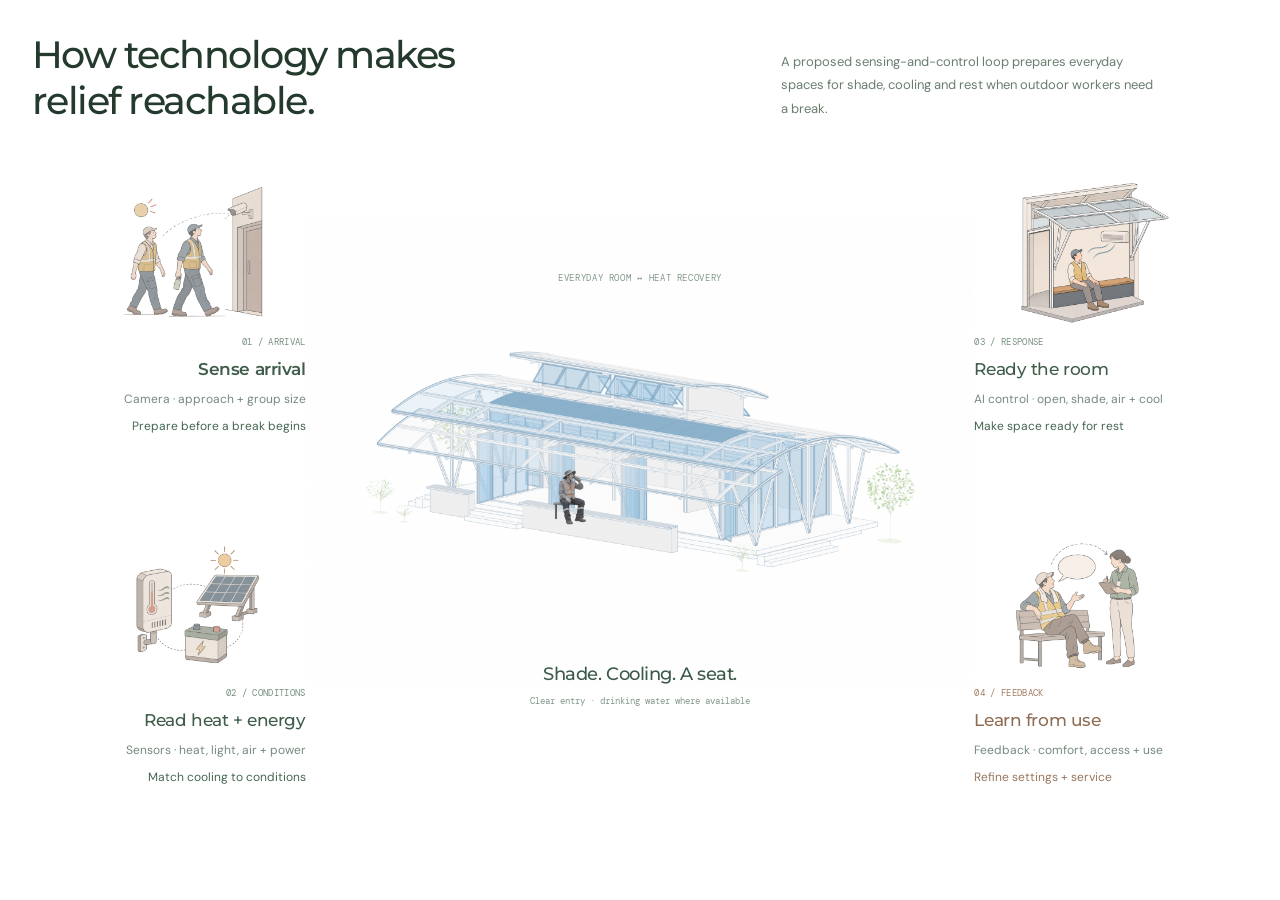
<file: architecture.html>
<!doctype html><html lang="en"><head><meta charset="utf-8"><meta name="viewport" content="width=device-width,initial-scale=1"><title>Technology to Service | CoolingPoint Peak Solar Relief</title><link rel="stylesheet" href="styles.css"><link rel="stylesheet" href="theme-overrides.css?v=brand-plain-20261104"><link rel="stylesheet" href="service-architecture.css?v=logic-20261105"><link rel="stylesheet" href="service-method.css?v=illustrated-20261105"><style>body{background:#fff!important}.concept-export{max-width:1280px;margin:0 auto;padding:32px}.concept-export .concept-flow{margin:0;border:0;padding:0}.concept-export .concept-footer{display:none}@media(max-width:600px){.concept-export{padding:24px 20px}}</style></head><body><main class="concept-export">      <section class="service-architecture concept-flow service-method" id="architecture" aria-labelledby="architecture-title" data-selected="02">
        <div class="concept-heading"><div><h2 id="architecture-title"><span data-en>How technology makes<br>relief reachable.</span><span data-zh>让技术把休息服务<br>带到需要的人身边。</span></h2></div><p><span data-en>A proposed sensing-and-control loop prepares everyday spaces for shade, cooling and rest when outdoor workers need a break.</span><span data-zh>通过拟议的感知与控制闭环，在户外工作者需要休息时，让日常空间提供遮阳、降温与休息服务。</span></p></div>
        <div class="concept-stage concept-stage-method" role="group" aria-label="Proposed technology-to-service loop: sense arrival, read conditions, prepare space and learn from use">
          <div class="concept-core"><span class="concept-core-label"><span data-en>EVERYDAY ROOM ↔ HEAT RECOVERY</span><span data-zh>日常空间 ↔ 热恢复服务</span></span><svg class="concept-house" viewBox="100 350 2000 1000" role="img" aria-label="Existing solar-house axonometric with open doors and a seated worker, illustrating accessible shade, cooling and rest"><image href="assets/shading-open.png" x="0" y="0" width="2200" height="1550"/><image class="concept-person" href="assets/entourage-worker-seated.png" x="805" y="830" width="130" height="195"/></svg><div class="concept-match"><span><span data-en>Shade. Cooling. A seat.</span><span data-zh>遮阳、降温与休息座位。</span></span><small><span data-en>Clear entry · drinking water where available</span><span data-zh>清晰的进入指引 · 饮水设施依场地配置</span></small></div></div>
          <button type="button" class="concept-node concept-node-02 concept-technical" data-concept-node="02" aria-pressed="true"><img class="concept-step-illustration" src="assets/service-steps/arrival-v1.png" width="1536" height="1024" alt="" aria-hidden="true" decoding="async"><span class="concept-node-meta"><span data-en>01 / ARRIVAL</span><span data-zh>01 / 到达</span></span><strong><span data-en>Sense arrival</span><span data-zh>感知人员到达</span></strong><span class="concept-node-sub"><span data-en>Camera · approach + group size</span><span data-zh>摄像头 · 人员接近与人数</span></span><span class="concept-node-outcome"><span data-en>Prepare before a break begins</span><span data-zh>为即将到来的休息提前准备</span></span></button>
          <button type="button" class="concept-node concept-node-03 concept-technical" data-concept-node="03" aria-pressed="false"><img class="concept-step-illustration" src="assets/service-steps/conditions-v1.png" width="1536" height="1024" alt="" aria-hidden="true" decoding="async"><span class="concept-node-meta"><span data-en>02 / CONDITIONS</span><span data-zh>02 / 状态</span></span><strong><span data-en>Read heat + energy</span><span data-zh>读取热环境与能源</span></strong><span class="concept-node-sub"><span data-en>Sensors · heat, light, air + power</span><span data-zh>传感器 · 热、光、空气与电力</span></span><span class="concept-node-outcome"><span data-en>Match cooling to conditions</span><span data-zh>让降温响应匹配现场条件</span></span></button>
          <button type="button" class="concept-node concept-node-04 concept-technical" data-concept-node="04" aria-pressed="false"><img class="concept-step-illustration" src="assets/service-steps/response-v3-no-door.png" width="1536" height="1024" alt="" aria-hidden="true" decoding="async"><span class="concept-node-meta"><span data-en>03 / RESPONSE</span><span data-zh>03 / 响应</span></span><strong><span data-en>Ready the room</span><span data-zh>准备可用空间</span></strong><span class="concept-node-sub"><span data-en>AI control · open, shade, air + cool</span><span data-zh>AI 控制 · 开合、遮阳、通风与制冷</span></span><span class="concept-node-outcome"><span data-en>Make space ready for rest</span><span data-zh>让空间能够进入、停留与休息</span></span></button>
          <button type="button" class="concept-node concept-node-06 concept-human" data-concept-node="06" aria-pressed="false"><img class="concept-step-illustration" src="assets/service-steps/feedback-v1.png" width="1536" height="1024" alt="" aria-hidden="true" decoding="async"><span class="concept-node-meta"><span data-en>04 / FEEDBACK</span><span data-zh>04 / 反馈</span></span><strong><span data-en>Learn from use</span><span data-zh>从使用中改进</span></strong><span class="concept-node-sub"><span data-en>Feedback · comfort, access + use</span><span data-zh>体验反馈 · 舒适度、可及性与使用</span></span><span class="concept-node-outcome"><span data-en>Refine settings + service</span><span data-zh>持续改进控制设置与服务</span></span></button>
        </div>
        <div class="concept-footer"><div class="concept-legend"><span class="concept-legend-tech"><span data-en>Sensing + spatial response</span><span data-zh>感知与空间响应</span></span><span class="concept-legend-human"><span data-en>Experience + improvement</span><span data-zh>体验与改进</span></span></div><p><span data-en>Proposed service method</span><span data-zh>拟议服务实现方法</span> <a href="architecture.html" target="_blank" rel="noopener"><span data-en>Open diagram ↗</span><span data-zh>单独查看 ↗</span></a> · <a href="technical-architecture.html" target="_blank" rel="noopener"><span data-en>Technical detail ↗</span><span data-zh>技术详情 ↗</span></a></p></div>
      </section></main><script>if(new URLSearchParams(location.search).get('lang')==='zh'){document.body.classList.add('zh');document.documentElement.lang='zh-CN'}</script><script src="service-architecture.js?v=merged-20261105"></script></body></html>
</file>
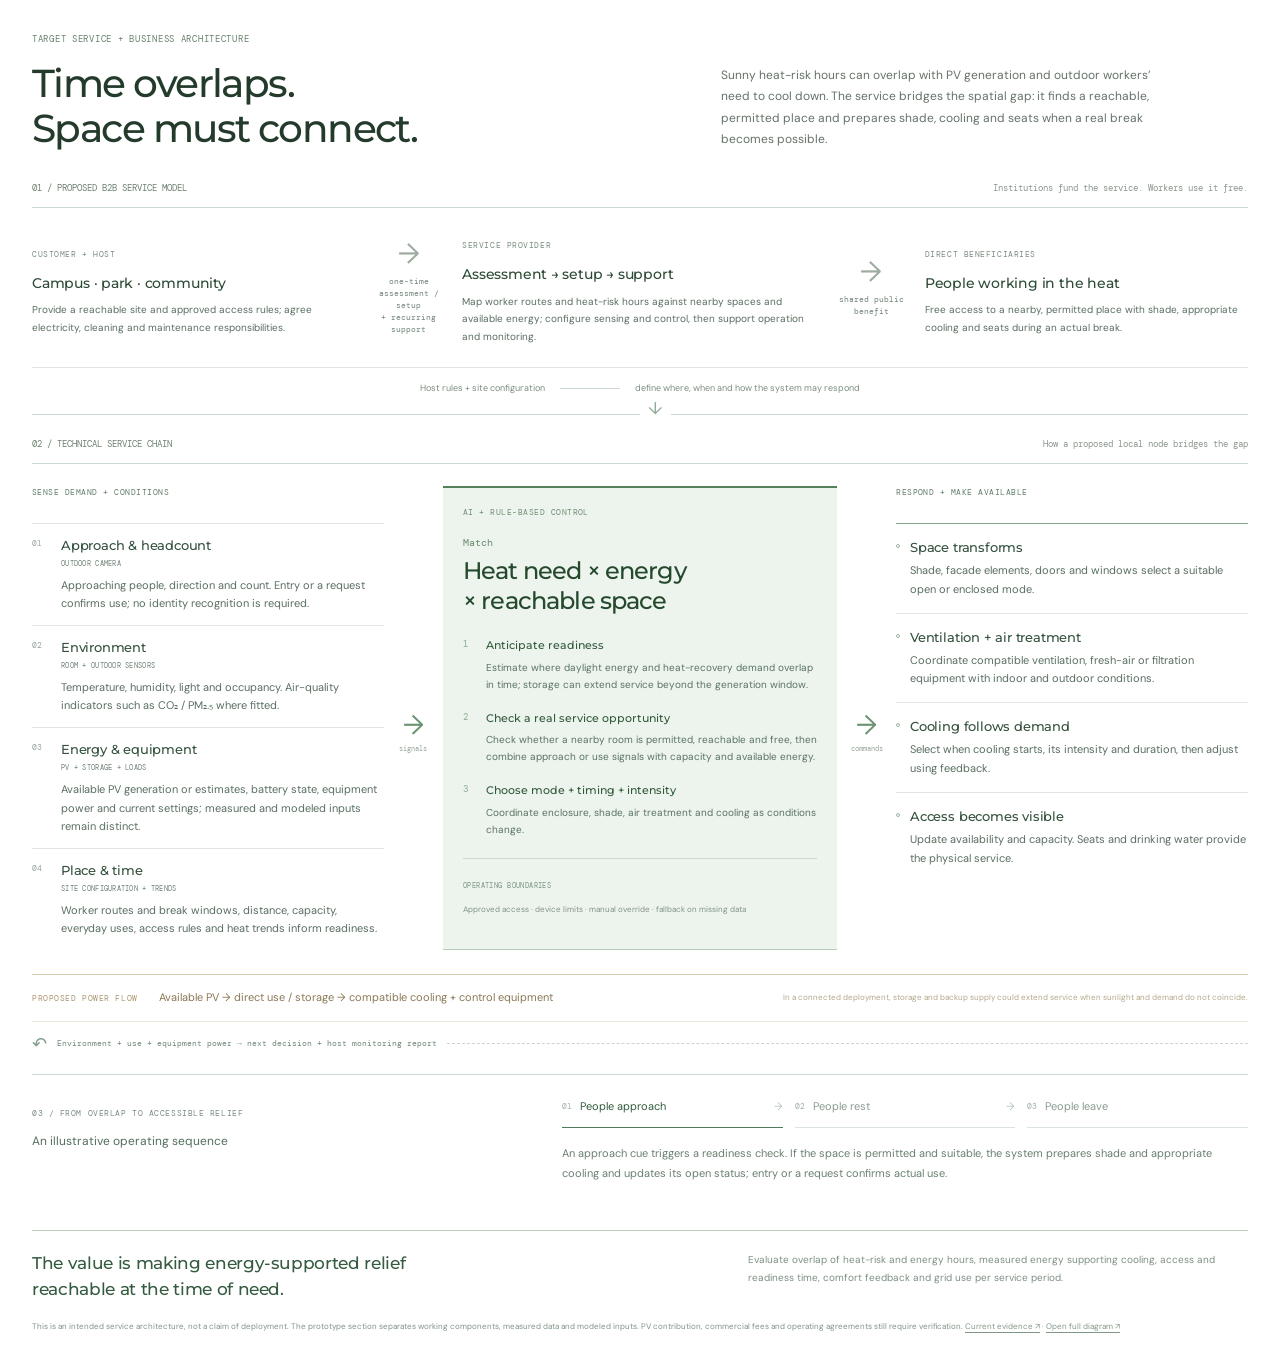
<file: technical-architecture.html>
<!doctype html><html lang="en"><head><meta charset="utf-8"><meta name="viewport" content="width=device-width,initial-scale=1"><title>Service + Technical Architecture | CoolingPoint Peak Solar Relief</title><link rel="stylesheet" href="styles.css"><link rel="stylesheet" href="theme-overrides.css?v=hero-photo-20261103"><link rel="stylesheet" href="technical-architecture.css?v=20261104"><style>body{background:#fff!important}.arch-export{max-width:1280px;margin:0 auto;padding:32px}.arch-export .service-architecture{margin:0;border:0;padding:0}@media(max-width:600px){.arch-export{padding:24px 20px}}</style></head><body><main class="arch-export">      <section class="service-architecture" id="architecture" aria-labelledby="architecture-title" data-scenario="approach">
        <div class="arch-heading"><div><p class="arch-kicker"><span data-en>TARGET SERVICE + BUSINESS ARCHITECTURE</span><span data-zh>目标服务与商业架构</span></p><h3 id="architecture-title"><span data-en>Time overlaps.<br>Space must connect.</span><span data-zh>时间相遇，<br>空间需要连接。</span></h3></div><p><span data-en>Sunny heat-risk hours can overlap with PV generation and outdoor workers’ need to cool down. The service bridges the spatial gap: it finds a reachable, permitted place and prepares shade, cooling and seats when a real break becomes possible.</span><span data-zh>高温的日间时段可能同时出现光伏发电与户外工作者的降温需求。服务通过可进入、可抵达的空间弥合空间错位，在真实休息机会出现时准备遮阳、降温与座位。</span></p></div>
        <div class="arch-business-label"><span><span data-en>01 / PROPOSED B2B SERVICE MODEL</span><span data-zh>01／拟议的机构采购服务模式</span></span><span><span data-en>Institutions fund the service. Workers use it free.</span><span data-zh>机构承担服务费用，工人免费使用。</span></span></div>
        <div class="arch-business">
          <article><span class="arch-small-label"><span data-en>CUSTOMER + HOST</span><span data-zh>采购机构与场地方</span></span><h4><span data-en>Campus · park · community</span><span data-zh>校园、园区与社区</span></h4><p><span data-en>Provide a reachable site and approved access rules; agree electricity, cleaning and maintenance responsibilities.</span><span data-zh>提供可抵达的场地与获准的进入规则，落实电费、清洁及维护责任。</span></p></article>
          <div class="arch-business-arrow" aria-hidden="true"><span>→</span><small><span data-en>one-time assessment / setup<br>+ recurring support</span><span data-zh>一次评估／部署费<br>＋持续支持费</span></small></div>
          <article><span class="arch-small-label"><span data-en>SERVICE PROVIDER</span><span data-zh>服务提供方</span></span><h4><span data-en>Assessment → setup → support</span><span data-zh>评估 → 部署 → 持续支持</span></h4><p><span data-en>Map worker routes and heat-risk hours against nearby spaces and available energy; configure sensing and control, then support operation and monitoring.</span><span data-zh>将工人路线、高温时段与附近空间及可用能源对应；配置感知与控制，持续支持运营和监测。</span></p></article>
          <div class="arch-business-arrow" aria-hidden="true"><span>→</span><small><span data-en>shared public benefit</span><span data-zh>共享公共福利</span></small></div>
          <article><span class="arch-small-label"><span data-en>DIRECT BENEFICIARIES</span><span data-zh>直接受益者</span></span><h4><span data-en>People working in the heat</span><span data-zh>高温中的户外工作者</span></h4><p><span data-en>Free access to a nearby, permitted place with shade, appropriate cooling and seats during an actual break.</span><span data-zh>在真实休息机会出现时，免费进入附近获准开放、有遮阳、适宜降温和座位的空间。</span></p></article>
        </div>
        <div class="arch-governance"><span><span data-en>Host rules + site configuration</span><span data-zh>场地方规则与场地配置</span></span><i aria-hidden="true"></i><span><span data-en>define where, when and how the system may respond</span><span data-zh>确定系统可以在哪里、何时、以何种方式响应</span></span><b aria-hidden="true">↓</b></div>

        <div class="arch-tech-label"><span><span data-en>02 / TECHNICAL SERVICE CHAIN</span><span data-zh>02／技术服务链路</span></span><span><span data-en>How a proposed local node bridges the gap</span><span data-zh>拟议的本地节点如何弥合错位</span></span></div>
        <div class="arch-engine">
          <div class="arch-inputs"><p class="arch-col-label"><span data-en>SENSE DEMAND + CONDITIONS</span><span data-zh>感知需求与现场条件</span></p><article class="arch-input"><span class="arch-mini-index">01</span><div><h4><span data-en>Approach &amp; headcount</span><span data-zh>场外靠近与人数</span></h4><small><span data-en>OUTDOOR CAMERA</span><span data-zh>室外摄像头</span></small><p><span data-en>Approaching people, direction and count. Entry or a request confirms use; no identity recognition is required.</span><span data-zh>检测是否有人靠近、接近方向及人数；进入或使用请求确认需求，无需身份识别。</span></p></div></article><article class="arch-input"><span class="arch-mini-index">02</span><div><h4><span data-en>Environment</span><span data-zh>室内外环境</span></h4><small><span data-en>ROOM + OUTDOOR SENSORS</span><span data-zh>室内外传感器</span></small><p><span data-en>Temperature, humidity, light and occupancy. Air-quality indicators such as CO₂ / PM₂.₅ where fitted.</span><span data-zh>温度、湿度、光照与人员存在；按设备配置接入 CO₂／PM₂.₅ 等空气质量指标。</span></p></div></article><article class="arch-input"><span class="arch-mini-index">03</span><div><h4><span data-en>Energy &amp; equipment</span><span data-zh>能源与设备状态</span></h4><small><span data-en>PV + STORAGE + LOADS</span><span data-zh>光伏、储能与负荷</span></small><p><span data-en>Available PV generation or estimates, battery state, equipment power and current settings; measured and modeled inputs remain distinct.</span><span data-zh>可用光伏发电数据或估算、储能状态、设备功率及当前设置；实测与模拟输入分别标识。</span></p></div></article><article class="arch-input"><span class="arch-mini-index">04</span><div><h4><span data-en>Place &amp; time</span><span data-zh>空间与时间条件</span></h4><small><span data-en>SITE CONFIGURATION + TRENDS</span><span data-zh>场地配置与变化趋势</span></small><p><span data-en>Worker routes and break windows, distance, capacity, everyday uses, access rules and heat trends inform readiness.</span><span data-zh>工人路线与休息时段、距离、容量、日常用途、进入规则及热环境变化，共同决定服务准备条件。</span></p></div></article></div>
          <div class="arch-signal-arrow" aria-hidden="true"><span>→</span><small><span data-en>signals</span><span data-zh>感知信号</span></small></div>
          <div class="arch-decision"><p class="arch-col-label"><span data-en>AI + RULE-BASED CONTROL</span><span data-zh>AI 与规则控制协同</span></p><div class="arch-decision-title"><span><span data-en>Match</span><span data-zh>匹配</span></span><strong><span data-en>Heat need × energy<br>× reachable space</span><span data-zh>热需求 × 能源<br>× 可达空间</span></strong></div>
            <ol><li><span>1</span><div><h4><span data-en>Anticipate readiness</span><span data-zh>预测服务准备时机</span></h4><p><span data-en>Estimate where daylight energy and heat-recovery demand overlap in time; storage can extend service beyond the generation window.</span><span data-zh>估计日间能源与热恢复需求在时间上的重叠；储能可将服务延伸至发电时段之外。</span></p></div></li><li><span>2</span><div><h4><span data-en>Check a real service opportunity</span><span data-zh>判断当下服务条件</span></h4><p><span data-en>Check whether a nearby room is permitted, reachable and free, then combine approach or use signals with capacity and available energy.</span><span data-zh>检查附近空间是否获准开放、可抵达且可用，再将靠近或使用信号与容量及可用能源共同判断。</span></p></div></li><li><span>3</span><div><h4><span data-en>Choose mode + timing + intensity</span><span data-zh>选择模式、时机与强度</span></h4><p><span data-en>Coordinate enclosure, shade, air treatment and cooling as conditions change.</span><span data-zh>随条件变化，协调围合、遮阳、空气处理和制冷运行。</span></p></div></li></ol>
            <div class="arch-guard"><span><span data-en>OPERATING BOUNDARIES</span><span data-zh>运行边界</span></span><p><span data-en>Approved access · device limits · manual override · fallback on missing data</span><span data-zh>获准进入规则 · 设备限值 · 人工接管 · 数据缺失时回退</span></p></div>
          </div>
          <div class="arch-signal-arrow" aria-hidden="true"><span>→</span><small><span data-en>commands</span><span data-zh>控制指令</span></small></div>
          <div class="arch-outputs"><p class="arch-col-label"><span data-en>RESPOND + MAKE AVAILABLE</span><span data-zh>空间响应与服务可用</span></p><article class="arch-output arch-output-space"><span class="arch-output-dot" aria-hidden="true"></span><h4><span data-en>Space transforms</span><span data-zh>空间形态转换</span></h4><p><span data-en>Shade, facade elements, doors and windows select a suitable open or enclosed mode.</span><span data-zh>调节遮阳、立面构件及门窗，选择适合的开放或围合模式。</span></p></article><article class="arch-output arch-output-air"><span class="arch-output-dot" aria-hidden="true"></span><h4><span data-en>Ventilation + air treatment</span><span data-zh>通风与空气处理</span></h4><p><span data-en>Coordinate compatible ventilation, fresh-air or filtration equipment with indoor and outdoor conditions.</span><span data-zh>结合室内外条件，协调适配的通风、新风或过滤设备。</span></p></article><article class="arch-output arch-output-cool"><span class="arch-output-dot" aria-hidden="true"></span><h4><span data-en>Cooling follows demand</span><span data-zh>制冷按需求运行</span></h4><p><span data-en>Select when cooling starts, its intensity and duration, then adjust using feedback.</span><span data-zh>决定制冷何时启动、运行强度及持续时间，并根据反馈调整。</span></p></article><article class="arch-output arch-output-access"><span class="arch-output-dot" aria-hidden="true"></span><h4><span data-en>Access becomes visible</span><span data-zh>开放状态清晰可见</span></h4><p><span data-en>Update availability and capacity. Seats and drinking water provide the physical service.</span><span data-zh>更新开放状态与容量信息；座椅和饮水设施承接实际休息服务。</span></p></article></div>
        </div>
        <div class="arch-energy"><span class="arch-energy-label"><span data-en>PROPOSED POWER FLOW</span><span data-zh>拟议供能链路</span></span><strong><span data-en>Available PV → direct use / storage → compatible cooling + control equipment</span><span data-zh>可用光伏 → 直接使用／储能 → 适配的降温与控制设备</span></strong><span><span data-en>In a connected deployment, storage and backup supply could extend service when sunlight and demand do not coincide.</span><span data-zh>在完成接入的部署场地，储能和备用供电可在日照与需求不重叠时延伸服务时段。</span></span></div>
        <div class="arch-feedback"><span aria-hidden="true">↶</span><p><span data-en>Environment + use + equipment power → next decision + host monitoring report</span><span data-zh>环境、使用及设备功率记录 → 下一轮决策与机构监测报告</span></p><i aria-hidden="true"></i></div>

        <div class="arch-timing"><div class="arch-timing-heading"><span class="arch-small-label"><span data-en>03 / FROM OVERLAP TO ACCESSIBLE RELIEF</span><span data-zh>03／从时间重叠到可抵达的服务</span></span><p><span data-en>An illustrative operating sequence</span><span data-zh>运行逻辑示意</span></p></div><div class="arch-scenario-buttons" role="group" aria-label="Illustrative service timing"><button type="button" data-arch-scenario="approach" aria-pressed="true"><span>01</span><span data-en>People approach</span><span data-zh>有人靠近</span><span aria-hidden="true">→</span></button><button type="button" data-arch-scenario="use" aria-pressed="false"><span>02</span><span data-en>People rest</span><span data-zh>进入休息</span><span aria-hidden="true">→</span></button><button type="button" data-arch-scenario="leave" aria-pressed="false"><span>03</span><span data-en>People leave</span><span data-zh>人员离开</span></button></div><p id="arch-scenario-copy" class="arch-scenario-copy" role="status"><span data-en>An approach cue triggers a readiness check. If the space is permitted and suitable, the system prepares shade and appropriate cooling and updates its open status; entry or a request confirms actual use.</span><span data-zh>靠近信号触发服务准备判断；当空间获准开放且条件适宜时，系统准备遮阳和适当降温，并更新开放状态；再由进入或使用请求确认实际使用。</span></p></div>
        <div class="arch-value"><strong><span data-en>The value is making energy-supported relief reachable at the time of need.</span><span data-zh>价值在于：让能源支持的热恢复服务，在需要时真正可抵达。</span></strong><p><span data-en>Evaluate overlap of heat-risk and energy hours, measured energy supporting cooling, access and readiness time, comfort feedback and grid use per service period.</span><span data-zh>评估高温需求与可用能源时段的重叠、实际供给制冷的电量、可进入性与准备时间、舒适反馈及每段服务的电网用电。</span></p></div>
        <p class="arch-scope"><span data-en>This is an intended service architecture, not a claim of deployment. The prototype section separates working components, measured data and modeled inputs. PV contribution, commercial fees and operating agreements still require verification.</span><span data-zh>本图为拟议的服务架构，并非已部署成果。原型板块分别说明已运行组件、实测数据与模拟输入；光伏供能贡献、商业收费和运营协议仍需验证。</span> <a href="./#prototype"><span data-en>Current evidence ↗</span><span data-zh>查看当前验证 ↗</span></a> · <a href="architecture.html" target="_blank" rel="noopener"><span data-en>Open full diagram ↗</span><span data-zh>单独查看架构图 ↗</span></a></p>
      </section></main><script>if(new URLSearchParams(location.search).get('lang')==='zh'){document.body.classList.add('zh');document.documentElement.lang='zh-CN'}</script><script src="technical-architecture.js?v=20261104"></script></body></html>
</file>
<file: styles.css>
@import url('https://fonts.googleapis.com/css2?family=DM+Mono:wght@400;500&family=DM+Sans:wght@400;500;600;700&family=Montserrat:wght@400;500;600;700&family=Noto+Sans+SC:wght@400;500;600;700&display=swap');
:root{--paper:#f5f4f0;--white:#fbfaf7;--ink:#172027;--muted:#5d686d;--line:#cbd0cd;--orange:#d75e39;--blue:#9fb7c4;--deep:#263941;--mono:'DM Mono',monospace;--sans:'DM Sans','Noto Sans SC',Arial,sans-serif;--max:1200px}
*{box-sizing:border-box}html{scroll-behavior:smooth}body{margin:0;background:var(--paper);color:var(--ink);font-family:var(--sans);font-size:16px;line-height:1.6;-webkit-font-smoothing:antialiased}a{color:inherit}button{font:inherit}.skip-link{position:absolute;left:-9999px;top:0;padding:10px;background:#fff;z-index:20}.skip-link:focus{left:10px}.topbar{height:82px;padding:0 max(32px,calc((100vw - var(--max))/2));display:flex;align-items:center;justify-content:space-between;border-bottom:1px solid var(--line);background:rgba(245,244,240,.95);position:sticky;top:0;z-index:10;backdrop-filter:blur(12px)}.brand{display:flex;align-items:center;gap:11px;text-decoration:none;font-weight:700;font-size:14px;letter-spacing:.09em;line-height:1.1}.brand-mark{display:grid;place-items:center;width:34px;height:34px;border:1px solid var(--ink);font:500 16px var(--mono)}.brand-sub{display:block;margin-top:5px;font:9px var(--mono);letter-spacing:.1em;color:var(--muted)}nav{display:flex;gap:38px;margin-left:auto;margin-right:34px}nav a,.text-link{font-size:13px;text-decoration:none;color:#354147}nav a:hover,.text-link:hover,.footer a:hover{color:var(--orange)}.language{border:1px solid var(--line);background:transparent;padding:7px 12px;font-size:12px;cursor:pointer}.language:hover{border-color:var(--ink)}[data-zh]{display:none}body.zh [data-en]{display:none}body.zh [data-zh]{display:initial}.section-wrap{max-width:var(--max);margin:0 auto;padding-left:32px;padding-right:32px}.hero{min-height:685px;padding-top:94px;padding-bottom:72px;display:grid;grid-template-columns:1fr 1.02fr;gap:40px;position:relative;align-items:center}.eyebrow,.section-kicker,.visual-index,.track-label,.process-step small,.evidence-tag,.graphic-header,.pathway-steps article>span,.partnership-kicker{font:10px var(--mono);letter-spacing:.1em}.eyebrow{display:flex;gap:9px;align-items:center;color:#5e686b;margin:0 0 22px}.status-dot{width:7px;height:7px;background:var(--orange);border-radius:50%;display:inline-block}h1,h2,h3,p{margin-top:0}h1{font-size:clamp(42px,5vw,64px);line-height:1.04;letter-spacing:-.055em;max-width:570px;margin-bottom:24px;font-weight:500}h2{font-size:clamp(30px,3.7vw,44px);line-height:1.1;letter-spacing:-.04em;font-weight:500;margin-bottom:20px}h3{font-size:20px;line-height:1.25;letter-spacing:-.02em;font-weight:600;margin-bottom:10px}.hero-lede{max-width:540px;color:#46535a;font-size:17px;line-height:1.7;margin-bottom:27px}.hero-actions{display:flex;align-items:center;gap:24px;margin-bottom:33px}.button{display:inline-flex;align-items:center;gap:18px;text-decoration:none;font-size:13px;padding:13px 17px}.button-dark{background:var(--ink);color:#fff}.button-dark:hover{background:var(--orange)}.text-link{display:flex;align-items:center;gap:9px}.stage-note{max-width:530px;border-left:2px solid var(--orange);padding:2px 0 2px 14px;font-size:12px;line-height:1.55;color:#59656a;display:flex;gap:9px}.stage-note strong{color:var(--ink);white-space:nowrap}.hero-visual{height:480px;position:relative;background:#e9e8e2;overflow:hidden}.sun-track{position:absolute;inset:49px 65px 80px;border:1px solid #b6bfbd;border-radius:50% 50% 0 0/90% 90% 0 0;border-bottom:0}.sun-core{position:absolute;left:50%;top:-11px;width:20px;height:20px;background:var(--orange);border-radius:50%;box-shadow:0 0 0 10px rgba(215,94,57,.12)}.track-label{position:absolute;left:50%;transform:translateX(-50%);white-space:nowrap;color:#697579}.track-top{top:-35px}.track-bottom{bottom:-29px}.visual-center{position:absolute;inset:75px 40px 39px;background:rgba(251,250,247,.6);display:flex;flex-direction:column;align-items:center;justify-content:center}.visual-index{position:absolute;top:15px;left:17px;color:#697579}.space-outline{width:220px;height:210px;position:relative;border:1px solid #42545a;border-top:0;margin-top:16px;background:linear-gradient(90deg,rgba(159,183,196,.12),rgba(159,183,196,.02))}.roof-line{position:absolute;left:-1px;right:-1px;top:-1px;height:62px;border-left:1px solid #42545a;border-right:1px solid #42545a;border-top:1px solid #42545a;clip-path:polygon(0 100%,50% 0,100% 100%);background:rgba(159,183,196,.25)}.space-label{position:absolute;left:19px;top:84px;font:11px/1.35 var(--mono);letter-spacing:.08em}.space-shade{position:absolute;right:23px;top:55px;width:90px;height:18px;background:var(--blue);opacity:.75}.space-seat{position:absolute;right:42px;bottom:38px;width:75px;height:6px;background:#65777d}.space-seat:before{content:'';position:absolute;left:7px;top:5px;width:4px;height:24px;background:#65777d;box-shadow:56px 0 #65777d}.space-person{position:absolute;right:70px;bottom:46px;width:14px;height:30px;border-left:2px solid var(--orange);transform:skew(-10deg)}.space-person:before{content:'';position:absolute;width:10px;height:10px;border:2px solid var(--orange);border-radius:50%;top:-14px;left:-6px}.energy-line{display:flex;align-items:center;gap:12px;margin-top:22px;font:9px var(--mono);letter-spacing:.08em;color:#5a686c}.energy-line span{width:34px;height:1px;background:var(--orange)}.visual-callout{position:absolute;left:14px;top:88px;display:flex;gap:9px;align-items:flex-start;max-width:154px}.callout-two{left:auto;right:11px;top:auto;bottom:42px}.callout-number{width:20px;height:20px;display:grid;place-items:center;background:var(--ink);color:#fff;font:10px var(--mono);flex:none}.visual-callout p{display:flex;flex-direction:column;margin:0;font-size:10px;line-height:1.4;color:#637075}.visual-callout strong{color:var(--ink);font:10px var(--mono);margin-bottom:4px}.hero-index{position:absolute;right:32px;bottom:30px;display:flex;align-items:center;gap:10px;color:#7c8687;font:9px var(--mono)}.index-rule{width:46px;height:1px;background:#aeb7b5}.problem,.approach,.prototype,.people,.pathway{padding-top:90px;padding-bottom:92px;border-top:1px solid var(--line)}.section-kicker{display:flex;align-items:center;gap:13px;color:var(--orange);margin-bottom:32px}.section-kicker span:first-child{color:#6a777b}.problem-grid{display:grid;grid-template-columns:1fr .83fr;gap:90px}.problem-grid h2{max-width:600px}.problem-body p,.approach-head p,.people-copy>p,.pathway-head p{font-size:15px;color:#4c595e;line-height:1.75;margin-bottom:17px}.source-note{display:flex;gap:11px;margin-top:28px;font-size:11px;color:#697579}.source-bar{width:20px;height:1px;background:var(--orange);margin-top:9px;flex:none}.source-note a{display:inline-block;margin:7px 15px 0 0;color:#334952;text-underline-offset:3px}.approach-head{display:grid;grid-template-columns:1.1fr .9fr;gap:90px;align-items:start}.approach-head h2{max-width:510px}.approach-head p{max-width:470px}.process{display:grid;grid-template-columns:1fr 34px 1fr 34px 1fr;gap:13px;margin-top:50px}.process-step{border-top:1px solid #839196;padding:18px 18px 20px 0;min-height:240px;position:relative}.step-no{font:10px var(--mono);color:var(--orange)}.step-icon{height:57px;margin:13px 0 16px;position:relative;color:var(--deep)}.icon-sense i{position:absolute;width:9px;height:9px;border:1px solid var(--orange);border-radius:50%;left:5px;top:17px}.icon-sense i:nth-child(2){left:25px;top:8px}.icon-sense i:nth-child(3){left:45px;top:21px}.icon-sense:after{content:'';position:absolute;left:10px;top:23px;width:32px;height:8px;border-top:1px solid var(--blue);transform:rotate(-10deg)}.icon-agent{display:grid;place-items:center;width:47px;height:47px;border:1px solid var(--deep);border-radius:50%;margin-top:9px}.icon-agent span{font:14px var(--mono);color:var(--orange)}.icon-space{width:53px;height:43px;border:1px solid var(--deep);border-top:0;margin-top:18px}.icon-space:before{content:'';position:absolute;top:-12px;left:0;width:53px;height:24px;border-top:1px solid var(--deep);transform:skewY(-22deg)}.icon-space i:first-child{position:absolute;left:9px;top:9px;width:31px;height:7px;background:var(--blue)}.icon-space i:nth-child(2){position:absolute;right:-7px;bottom:0;width:1px;height:25px;background:var(--orange)}.process-step p{font-size:13px;color:#59666a;line-height:1.6;min-height:62px;margin-bottom:17px}.process-step small{color:#7a8588;font-size:9px}.step-connector{align-self:center;color:var(--orange);font-size:20px;padding-bottom:20px}.principle{border-top:1px solid var(--line);margin-top:32px;padding-top:20px;display:grid;grid-template-columns:110px 1fr;gap:10px}.principle-mark{font:10px var(--mono);color:var(--orange);letter-spacing:.1em}.principle p{font-size:13px;color:#586469;max-width:830px;margin:0;line-height:1.7}.principle strong{color:var(--ink)}.prototype{background:#ecece7}.prototype-layout{display:grid;grid-template-columns:1.15fr .85fr;gap:80px}.prototype-layout h2{max-width:590px}.prototype-intro{max-width:610px;font-size:15px;color:#4c595e;line-height:1.75;margin-bottom:31px}.evidence-list{border-top:1px solid #b8c0be}.evidence-row{display:grid;grid-template-columns:88px 1fr;gap:13px;padding:16px 0;border-bottom:1px solid #c8cfcc}.evidence-tag{align-self:start;border:1px solid #9ca9a9;padding:4px 6px;text-align:center;font-size:8px;color:#49595e}.tag-built{border-color:#71858b}.tag-test{border-color:#bd8067;color:#985239}.tag-model{border-color:#8899a2;color:#586b73}.tag-next{border-color:#b5a77a;color:#75653a}.evidence-row p{display:flex;flex-direction:column;font-size:12px;color:#687477;line-height:1.55;margin:0}.evidence-row strong{font-size:13px;color:var(--ink);margin-bottom:3px}.evidence-graphic{align-self:start;margin-top:13px;background:#f9f8f4;border:1px solid #cbd0cd;padding:20px}.graphic-header{display:flex;justify-content:space-between;gap:10px;font-size:8px;color:#637075;border-bottom:1px solid var(--line);padding-bottom:12px}.live-label{color:#687579;display:flex;align-items:center;gap:6px}.live-label i{width:6px;height:6px;border-radius:50%;background:var(--orange)}.mini-chart{display:grid;grid-template-columns:66px 1fr;height:220px;padding-top:22px}.chart-y{display:flex;flex-direction:column;justify-content:space-between;padding-bottom:24px;font:8px var(--mono);color:#748083}.chart-lines{position:relative}.chart-grid{position:absolute;inset:0 0 24px;display:flex;flex-direction:column;justify-content:space-between}.chart-grid i{width:100%;height:1px;background:#dce0dd}.line{position:absolute;left:7%;right:4%;height:0;border-top:1px solid;transform-origin:left}.line b{position:absolute;width:7px;height:7px;border-radius:50%;border:1px solid;background:#f9f8f4;top:-4px}.line b:nth-child(1){left:0}.line b:nth-child(2){left:31%}.line b:nth-child(3){left:63%}.line b:nth-child(4){right:0}.line-one{top:37%;color:#d45c38;transform:rotate(-8deg)}.line-one b{border-color:#d45c38}.line-two{top:55%;color:#617a83;transform:rotate(5deg)}.line-two b{border-color:#617a83}.line-three{top:75%;color:#a3b9c2;transform:rotate(-2deg)}.line-three b{border-color:#8ba2ab}.chart-x{position:absolute;bottom:0;left:0;right:0;display:flex;justify-content:space-between;font:8px var(--mono);color:#7b8587}.chart-caption{font-size:10px;color:#707b7e;border-top:1px solid var(--line);padding-top:12px;margin:0}.metric-band{display:flex;gap:13px;align-items:flex-start;margin-top:26px;padding-top:17px;border-top:1px solid var(--line)}.metric-symbol{font-size:22px;color:var(--orange)}.metric-band p{display:flex;flex-direction:column;margin:0;font-size:11px;color:#6b7679;line-height:1.55}.metric-band strong{color:var(--ink);font-size:12px;margin-bottom:4px}.people-grid{display:grid;grid-template-columns:.95fr 1fr;gap:90px}.people-grid h2{max-width:475px}.people-copy>p{max-width:540px}.people-facts{display:grid;grid-template-columns:repeat(3,1fr);gap:16px;border-top:1px solid var(--line);border-bottom:1px solid var(--line);padding:18px 0;margin:28px 0 15px}.people-facts>div{display:flex;flex-direction:column}.fact-number{font:25px var(--mono);color:var(--orange);letter-spacing:-.05em}.fact-label{font-size:10px;line-height:1.4;color:#657176;margin-top:4px}.small-caveat{font-size:10px;color:#788184}.pathway{background:#e8eae6}.pathway-head{display:grid;grid-template-columns:1fr .75fr;gap:90px;align-items:end}.pathway-head h2{max-width:620px}.pathway-head p{max-width:420px}.pathway-steps{display:grid;grid-template-columns:repeat(3,1fr);gap:30px;margin-top:44px}.pathway-steps article{border-top:1px solid #899699;padding-top:15px}.pathway-steps article>span{font-size:9px;color:var(--orange)}.pathway-steps h3{margin:16px 0 9px;font-size:18px}.pathway-steps p{font-size:12px;color:#58666b;line-height:1.65;max-width:320px;margin:0}.partnership{border-top:1px solid #bbc4c0;margin-top:51px;padding-top:24px;display:grid;grid-template-columns:.8fr 1.2fr;gap:30px}.partnership-kicker{font-size:9px;color:#737f80}.partnership h3{font-size:21px;margin:8px 0 0}.partnership ul{list-style:none;margin:0;padding:0;display:grid;grid-template-columns:1fr 1fr;gap:10px 25px}.partnership li{font-size:12px;color:#48575d;padding-left:15px;position:relative}.partnership li:before{content:'+';position:absolute;left:0;color:var(--orange)}.closing{padding-top:96px;padding-bottom:100px;text-align:center}.closing .eyebrow{justify-content:center}.closing h2{max-width:900px;margin:0 auto 18px;font-size:clamp(32px,4.4vw,52px)}.closing>p:last-child{max-width:650px;margin:0 auto;color:#58656a;font-size:14px}.footer{border-top:1px solid var(--line);padding:26px max(32px,calc((100vw - var(--max))/2));display:grid;grid-template-columns:1fr 1.2fr 1.1fr;gap:30px;align-items:center;background:#ebeae5}.brand-footer{font-size:12px}.brand-footer .brand-mark{width:30px;height:30px}.footer-copy{display:flex;flex-direction:column;color:#707b7e;font-size:9px;line-height:1.5}.footer-links{display:flex;flex-direction:column;gap:5px}.footer-links a{font-size:10px;color:#43565d;text-decoration:none}
/* Display typography */
h1,h2,h3{font-family:'Montserrat','Noto Sans SC',var(--sans)}
@media(max-width:900px){.topbar{padding:0 24px}.hero{grid-template-columns:1fr;gap:48px;padding-top:65px}.hero-copy{max-width:690px}.hero-visual{height:440px}.problem-grid,.approach-head,.prototype-layout,.people-grid,.pathway-head{grid-template-columns:1fr;gap:25px}.problem-grid{gap:18px}.process{gap:8px}.process-step{padding-right:5px}.process-step p{font-size:12px}.prototype-layout{gap:42px}.evidence-graphic{max-width:600px}.footer{padding-left:24px;padding-right:24px;grid-template-columns:1fr 1.3fr}.footer-links{grid-column:2;flex-direction:row;flex-wrap:wrap;gap:5px 18px}}
@media(max-width:600px){body{font-size:15px}.topbar{height:67px;padding:0 17px}.brand{font-size:12px}.brand-mark{width:29px;height:29px}nav{gap:15px;margin-right:12px}nav a{font-size:11px}nav a:last-child{display:none}.language{padding:5px 8px;font-size:11px}.section-wrap{padding-left:20px;padding-right:20px}.hero{min-height:0;padding-top:53px;padding-bottom:58px;gap:42px}h1{font-size:43px}.hero-lede{font-size:15px}.hero-actions{gap:16px;flex-wrap:wrap}.stage-note{font-size:11px}.hero-visual{height:390px}.sun-track{inset:49px 47px 76px}.visual-center{inset:65px 26px 35px}.space-outline{width:180px;height:180px}.space-shade{right:15px;width:73px}.space-seat{right:27px;width:70px}.space-person{right:58px}.visual-callout{left:8px;top:81px;max-width:111px}.callout-two{right:6px;left:auto;bottom:35px}.visual-callout p{font-size:9px}.track-label{font-size:8px}.problem,.approach,.prototype,.people,.pathway{padding-top:64px;padding-bottom:68px}.section-kicker{margin-bottom:25px}.problem-grid{gap:8px}.problem-body p,.approach-head p,.people-copy>p,.pathway-head p{font-size:14px}.process{grid-template-columns:1fr;gap:5px;margin-top:32px}.process-step{min-height:0;padding:15px 0 18px;display:grid;grid-template-columns:64px 1fr;column-gap:10px}.step-no{grid-column:1;grid-row:1}.step-icon{grid-column:1;grid-row:2/4;margin:7px 0 0}.process-step h3{grid-column:2;grid-row:1;margin:0 0 6px}.process-step p{grid-column:2;grid-row:2;min-height:0;margin:0 0 7px}.process-step small{grid-column:2;grid-row:3}.step-connector{display:none}.principle{grid-template-columns:72px 1fr;margin-top:20px}.principle p{font-size:12px}.prototype-layout{gap:30px}.evidence-row{grid-template-columns:75px 1fr;gap:9px}.evidence-row p{font-size:11px}.evidence-row strong{font-size:12px}.evidence-graphic{padding:14px}.people-facts{gap:8px}.fact-number{font-size:22px}.fact-label{font-size:9px}.pathway-steps{grid-template-columns:1fr;gap:23px;margin-top:30px}.pathway-steps article{padding-top:12px}.pathway-steps h3{margin:9px 0 5px}.pathway-steps p{max-width:none}.partnership{grid-template-columns:1fr;gap:20px;margin-top:35px}.partnership ul{grid-template-columns:1fr;gap:8px}.closing{padding-top:70px;padding-bottom:72px}.footer{grid-template-columns:1fr;padding:21px 20px;gap:17px}.footer-links{grid-column:auto;flex-direction:column}.footer-copy{font-size:9px}}
</file>
<file: theme-overrides.css>
/* Pale green canvas, white content panels, and restrained sustainable-energy green. */
:root{--paper:#dce8dd;--white:#fbfcfa;--ink:#171c19;--muted:#637068;--line:#d9e0da;--orange:#4b9858;--blue:#b7d0bc;--deep:#31533a;--green:#4b9858}
body{background:var(--paper)}
.topbar{max-width:1240px;width:calc(100% - 40px);margin:12px auto 0;padding:0 24px;background:var(--white);border:0;border-radius:16px;height:70px;box-shadow:0 3px 14px rgba(25,50,31,.04)}
.brand-mark{display:block;width:51px;height:41px;object-fit:contain;flex:none;border:0;background:transparent;border-radius:0}
.brand-footer .brand-mark{width:43px;height:38px}
.brand-sub{color:#718076}
@media(max-width:600px){.brand-mark{width:39px;height:34px}.brand-footer .brand-mark{width:39px;height:34px}}
nav a:hover,.text-link:hover,.footer a:hover{color:var(--green)}
.language{border-color:#d7e2d9;border-radius:999px;background:#f0f6f0;color:#31533a}
.status-dot{background:var(--green)}
.section-wrap:not(.hero){margin-top:14px;margin-bottom:14px;border-radius:18px;background:var(--white);border:0}
.hero{margin-top:14px;background:var(--white);border-radius:18px;min-height:650px;padding-top:68px;padding-bottom:64px;overflow:hidden}
.problem,.approach,.prototype,.people,.pathway{border-top:0;padding-top:67px;padding-bottom:70px}
.prototype,.pathway{background:var(--white)}
.section-kicker{color:var(--green)}
.section-kicker span:first-child{color:#89968d}
.button-dark{background:var(--green);border-radius:999px}
.button-dark:hover{background:#387f45}
.source-bar{background:var(--green)}
.metric-symbol{color:var(--green)}
.callout-number{background:var(--green);border-radius:50%}
.fact-number{color:var(--green)}
.evidence-tag{border-radius:999px;background:#edf5ee;color:#426e49}
.tag-test,.tag-model,.tag-next{color:#426e49;border-color:#b6d0ba}
.process-step{border-color:#b4c5b7}
.step-no,.step-connector,.step-icon .icon-agent span,.pathway-steps article>span,.partnership li:before{color:var(--green)}
.closing{background:var(--green);color:#fff;border-radius:18px}
.closing p,.closing h2,.closing .eyebrow{color:#fff}
.closing .eyebrow{opacity:.8}
.footer{max-width:1240px;width:calc(100% - 40px);margin:14px auto 24px;padding:23px 25px;border-radius:16px;background:#f0f5ef;border:0}

/* Hero field photo. */
@media(min-width:901px){.hero{grid-template-columns:minmax(0,.9fr) minmax(0,1.1fr)}}
.hero-visual{height:auto;aspect-ratio:16/10;background:#559c61;border-radius:16px;overflow:hidden;box-shadow:0 12px 32px rgba(40,80,48,.12)}
.hero-image-placeholder{position:absolute;inset:0;background:#579d62;overflow:hidden}
.hero-photo{position:absolute;inset:0;width:100%;height:100%;object-fit:cover;object-position:58% 65%;transform:scale(1.2);transform-origin:right bottom;display:block}
@media(max-width:600px){.hero-photo{object-position:65% 65%}}
.placeholder-index{position:absolute;top:20px;left:20px;z-index:2;border:1px solid rgba(255,255,255,.6);border-radius:999px;padding:6px 10px;color:#fff;background:rgba(20,49,35,.65);font:9px var(--mono);letter-spacing:.08em}
.placeholder-shape{position:absolute;border-radius:18px;background:rgba(255,255,255,.10)}
.shape-a{width:58%;height:49%;right:8%;top:12%;background:#75b27d}
.shape-b{width:48%;height:42%;left:10%;top:27%;background:#3f844b;opacity:.8}
.shape-c{width:78%;height:21%;left:11%;bottom:19%;background:#c8dfcb;opacity:.8;border-radius:10px}
.placeholder-caption{position:absolute;bottom:0;left:0;right:0;z-index:2;display:flex;align-items:end;justify-content:space-between;gap:20px;padding:30px 22px 20px;color:white;background:linear-gradient(transparent,rgba(17,45,23,.76))}
.placeholder-caption strong{font:500 15px var(--mono);letter-spacing:.06em}
.placeholder-caption>span{font:9px var(--mono);letter-spacing:.08em;opacity:.85}
.hero-visual-note{position:absolute;z-index:3;right:15px;top:17px;display:flex;gap:9px;align-items:center;border-radius:12px;padding:10px 12px;background:rgba(251,252,250,.94);max-width:205px;box-shadow:0 4px 18px rgba(0,0,0,.08)}
.note-arrow{color:var(--green);font-size:19px}
.hero-visual-note p{display:flex;flex-direction:column;margin:0;font-size:9px;color:#67736a;line-height:1.4}
.hero-visual-note strong{font:10px var(--mono);color:var(--ink);margin-bottom:2px}
.evidence-graphic{padding:0;border:0;background:transparent}
.prototype-photo-placeholder{height:330px;border-radius:16px;position:relative;overflow:hidden;background:#d7e6d9}
.prototype-photo-placeholder:before,.prototype-photo-placeholder:after{content:'';position:absolute;border-radius:15px;background:#b6d2bb}
.prototype-photo-placeholder:before{width:68%;height:48%;left:17%;top:24%;background:#edf4ed}
.prototype-photo-placeholder:after{width:40%;height:20%;right:11%;bottom:15%;background:#79ae80}
.placeholder-sensor{position:absolute;z-index:1;left:39%;top:34%;width:74px;height:104px;border:1px solid #4e7656;border-radius:10px;background:#dfece0;box-shadow:0 8px 18px rgba(42,83,49,.1)}
.placeholder-sensor i{position:absolute;left:14px;right:14px;height:1px;background:#6e9775;top:27px}
.placeholder-sensor i:nth-child(2){top:49px}.placeholder-sensor i:nth-child(3){top:71px}
.metric-band{background:#f0f5ef;border-radius:12px;padding:15px;margin-top:15px;border:0}
.people-facts{border-color:#d7e0d8}
.pathway-steps article,.partnership{border-color:#b9c9bb}

@media(max-width:900px){.section-wrap:not(.hero){width:calc(100% - 28px)}.hero{width:calc(100% - 28px);min-height:0}.topbar{width:calc(100% - 28px)}}
@media(max-width:600px){.topbar{width:calc(100% - 20px);margin-top:8px;padding:0 13px}.section-wrap:not(.hero){width:calc(100% - 20px);margin-top:10px;margin-bottom:10px;border-radius:14px}.hero{width:calc(100% - 20px);margin-top:10px;padding-top:42px;padding-bottom:45px;border-radius:14px}.problem,.approach,.prototype,.people,.pathway,.next-step{padding-top:43px;padding-bottom:46px}.hero-visual{height:auto;border-radius:13px}.hero-visual-note{max-width:170px;right:9px;top:9px;padding:8px}.hero-visual-note p{font-size:8px}.placeholder-caption{padding:25px 13px 14px;align-items:flex-start;flex-direction:column;gap:5px}.placeholder-caption strong{font-size:12px}.prototype-photo-placeholder{height:250px}.footer{width:calc(100% - 20px);margin:10px auto 14px;padding:18px;border-radius:14px}}

/* Continuous editorial page: section boundaries come from rhythm and background tone,
   not floating cards. The prototype visual remains one contained screen mockup. */
body{background:#f7f9f6}
.topbar{max-width:none;width:100%;margin:0;padding:0 max(32px,calc((100vw - 1240px)/2));border-bottom:1px solid #dce5dd;border-radius:0;background:rgba(247,249,246,.96);box-shadow:none}
.section-wrap{max-width:none;width:100%;margin:0;padding-left:max(32px,calc((100vw - 1240px)/2));padding-right:max(32px,calc((100vw - 1240px)/2))}
.section-wrap:not(.hero){width:100%;margin:0;border-radius:0;border:0;background:transparent}
.hero.section-wrap{width:100%;margin:0;border-radius:0;background:transparent}
.hero{border-radius:0;box-shadow:none}
.problem,.approach,.prototype,.people,.pathway,.next-step{border-top:1px solid #dce5dd}
.approach,.people{background:#eef4ef!important}
.prototype{background:#f1f5f1!important}
.pathway{background:#e9f0e9!important}
.next-step{background:#eef4ef!important}
.hero-visual{border-radius:4px;box-shadow:none}
.hero-image-placeholder{border-radius:4px}
.prototype{max-width:none}
.evidence-graphic{background:#fff;border:1px solid #d4dfd6;border-radius:12px;padding:14px;box-shadow:0 10px 30px rgba(35,67,42,.07)}
.prototype-photo-placeholder{height:auto;aspect-ratio:16/10;border-radius:5px}
.metric-band{background:#f4f7f3;border-radius:5px}
.closing.section-wrap{max-width:none;width:100%;margin:0;border-radius:0}
.footer{max-width:none;width:100%;margin:0;padding:26px max(32px,calc((100vw - 1240px)/2));border-radius:0;background:#f1f5f1}
@media(max-width:900px){.section-wrap,.topbar,.footer{padding-left:24px;padding-right:24px}.section-wrap:not(.hero){width:100%}.hero.section-wrap{width:100%}}
@media(max-width:600px){.topbar{width:100%;margin:0;padding:0 17px;border-radius:0}.section-wrap,.footer{padding-left:20px;padding-right:20px}.section-wrap:not(.hero){width:100%;margin:0;border-radius:0}.hero.section-wrap{width:100%;margin:0;padding-top:42px;padding-bottom:45px;border-radius:0}.hero-visual{height:auto;border-radius:3px}.problem,.approach,.prototype,.people,.pathway,.next-step{padding-top:43px;padding-bottom:46px}.prototype-photo-placeholder{height:auto;aspect-ratio:4/3}.evidence-graphic{padding:10px;border-radius:9px}.footer{width:100%;margin:0;padding:21px 20px;border-radius:0}}

/* Interactive solar-house model and scenario switcher. */
.evidence-graphic{padding:12px;background:#fff;border:1px solid #d4dfd6;border-radius:10px;box-shadow:0 10px 30px rgba(35,67,42,.07)}
.prototype-screen{overflow:hidden;background:#fff}
.screen-bar{height:38px;display:flex;align-items:center;justify-content:space-between;padding:0 13px;color:#53645a;font:9px var(--mono);letter-spacing:.09em;border-bottom:1px solid #e4ebe4}
.screen-live{display:flex;align-items:center;gap:7px;color:#718076;font-size:8px}
.screen-live i{width:6px;height:6px;border-radius:50%;background:#4b9858}
.model-stage{height:320px;position:relative;overflow:hidden;background:radial-gradient(ellipse at 50% 54%,#fff 0,#f3f7f2 56%,#e9f1e9 100%);transition:background .55s ease}
.model-stage[data-mode="recovery"]{background:radial-gradient(ellipse at 50% 53%,#e3eee4 0,#e0ece1 54%,#c8ddcb 100%)}
model-viewer{width:100%;height:100%;display:block;background:transparent;--poster-color:transparent;--progress-bar-color:#4b9858;--progress-mask:#eef4ef}
.model-sun-marker{position:absolute;right:13%;top:13%;width:52px;height:52px;display:grid;place-items:center;border:1px solid #cfdfd1;border-radius:50%;color:#63856a;background:rgba(255,255,255,.78);font-size:23px;transition:transform .5s ease,color .5s ease,border-color .5s ease}
.model-sun-marker small{position:absolute;top:53px;font:8px var(--mono);letter-spacing:.08em;color:#718076}
.model-stage[data-mode="recovery"] .model-sun-marker{transform:scale(1.12);color:#c47738;border-color:#e8c49c}
.shade-response{position:absolute;left:11%;top:11%;width:78%;height:0;border-bottom:2px solid rgba(61,119,69,.7);background:linear-gradient(180deg,rgba(78,145,88,.32),rgba(78,145,88,.05));opacity:0;pointer-events:none;transition:height .65s cubic-bezier(.22,.8,.25,1),opacity .3s ease}
.shade-response span{position:absolute;right:0;top:8px;padding:4px 7px;background:rgba(255,255,255,.9);color:#3d7145;font:8px var(--mono);letter-spacing:.08em}
.model-stage[data-mode="recovery"] .shade-response{height:43%;opacity:1}
.model-mode-label{position:absolute;left:13px;bottom:13px;padding:6px 9px;background:rgba(255,255,255,.9);border:1px solid #d5e2d6;color:#345d3a;font:8px var(--mono);letter-spacing:.1em}
.scenario-panel{padding:15px 14px 13px;background:#f5f8f4;border-top:1px solid #e1e9e1}
.scenario-heading{display:flex;justify-content:space-between;gap:10px;align-items:center;margin-bottom:11px;color:#728076;font:8px var(--mono);letter-spacing:.08em}
.scenario-label{color:#34463a;font-weight:600}
.scenario-sensors{display:grid;grid-template-columns:repeat(3,1fr);margin-bottom:12px;border-top:1px solid #dce5dc;border-bottom:1px solid #dce5dc}
.scenario-sensors>div{padding:10px 8px;display:flex;flex-direction:column;gap:7px}
.scenario-sensors>div+div{border-left:1px solid #dce5dc}
.sensor-key{display:flex;align-items:center;gap:6px;color:#768279;font:8px var(--mono);letter-spacing:.06em}
.sensor-key i{width:7px;height:7px;display:inline-block;border-radius:50%;background:#8db596}
.sensor-key .sensor-heat-icon{background:#d89a66}.sensor-key .sensor-occupancy-icon{background:#728da0}
.scenario-sensors strong{font-size:11px;font-weight:600;color:#27372c}
.model-stage[data-mode="recovery"]+.scenario-panel .scenario-sensors strong{color:#426f48}
.mode-switch{display:flex;gap:7px;margin-bottom:10px}
.mode-button{flex:1;min-height:35px;padding:7px 10px;border:1px solid #cad8cb;background:#fff;color:#526256;border-radius:3px;font:10px var(--sans);cursor:pointer;transition:all .2s ease}
.mode-button:hover{border-color:#5b9364;color:#315d37}
.mode-button.is-active{background:#4b9858;border-color:#4b9858;color:white}
.mode-button:focus-visible{outline:2px solid #315d37;outline-offset:2px}
.agent-response{display:flex;gap:10px;align-items:flex-start;padding:10px 11px;background:#eaf1ea;border-left:2px solid #4b9858;min-height:64px}
.response-arrow{font-size:17px;line-height:1;color:#4b9858}
.agent-response p{margin:0;display:flex;flex-direction:column;gap:3px;color:#5e6e61;font-size:10px;line-height:1.5}
.agent-response strong{color:#26372b;font-size:10px}
.metric-band{margin-top:10px;padding:12px 10px}
@media(max-width:600px){.evidence-graphic{padding:8px;border-radius:8px}.model-stage{height:255px}.screen-bar{height:34px;padding:0 9px;font-size:8px}.scenario-panel{padding:12px 10px}.scenario-sensors>div{padding:9px 5px}.sensor-key{font-size:7px;gap:4px}.scenario-sensors strong{font-size:10px}.mode-button{font-size:9px;padding:7px 5px}.agent-response{min-height:72px}}

/* Slightly deeper canvas and stronger secondary-text contrast. */
:root{--paper:#edf1ed;--white:#f7f9f6;--ink:#17231c;--muted:#4d5b51;--line:#c5d0c6}
body{background:#edf1ed;color:#17231c}
.topbar{background:rgba(237,241,237,.97);border-color:#cbd5cc}
.approach,.people{background:#e7eee7!important}
.prototype{background:#eef2ee!important}
.pathway{background:#e3ebe4!important}
.footer{background:#e9efe9}
.eyebrow,.stage-note,.visual-callout p,.hero-index,.problem-body p,.approach-head p,.people-copy>p,.pathway-head p,.process-step p,.process-step small,.principle p,.source-note,.evidence-row p,.graphic-header,.chart-y,.chart-x,.chart-caption,.metric-band p,.fact-label,.small-caveat,.pathway-steps p,.partnership-kicker,.partnership li,.footer-copy,.screen-bar,.screen-live,.scenario-heading,.sensor-key,.agent-response p{color:#46554b}
.behavior{padding-top:82px;padding-bottom:80px;border-top:1px solid #cbd5cc}
.behavior-heading{display:grid;grid-template-columns:1fr .78fr;gap:70px;align-items:end;max-width:1000px}
.behavior-heading h2{max-width:600px;margin:0}
.behavior-heading>p{max-width:430px;margin:0;color:#46554b;font-size:14px;line-height:1.7}
.behavior-grid{display:grid;grid-template-columns:repeat(3,minmax(0,1fr));margin-top:32px;border-top:1px solid #cbd5cc}
.behavior-scene{min-width:0;padding:17px 20px 21px;border-bottom:1px solid #cbd5cc}
.behavior-scene:not(:nth-child(3n)){border-right:1px solid #cbd5cc}
.behavior-scene svg{display:block;width:100%;height:auto;max-height:206px;margin:0 auto 4px}
.behavior-caption{display:grid;grid-template-columns:25px 1fr;gap:9px;align-items:start}
.behavior-number{padding-top:2px;color:#4b9858;font:10px var(--mono);letter-spacing:.06em}
.behavior-caption h3{margin:0 0 5px;font-size:15px;line-height:1.3;font-weight:600;letter-spacing:-.01em}
.behavior-caption p{margin:0;max-width:340px;color:#46554b;font-size:11px;line-height:1.55}
.behavior-note{margin:17px 0 0;color:#56635a;font:9px/1.6 var(--mono);letter-spacing:.01em}
@media(max-width:900px){.behavior{padding-top:62px;padding-bottom:60px}.behavior-heading{gap:35px}.behavior-scene{padding:14px 13px 18px}.behavior-scene svg{max-height:180px}.behavior-caption h3{font-size:14px}}
@media(max-width:600px){.behavior{padding-top:44px;padding-bottom:46px}.behavior-heading{grid-template-columns:1fr;gap:11px}.behavior-heading>p{font-size:13px}.behavior-grid{grid-template-columns:repeat(2,minmax(0,1fr));margin-top:22px}.behavior-scene{padding:12px 10px 15px}.behavior-scene:not(:nth-child(3n)){border-right:0}.behavior-scene:nth-child(odd){border-right:1px solid #cbd5cc}.behavior-scene svg{max-height:none}.behavior-caption{grid-template-columns:20px 1fr;gap:6px}.behavior-number{font-size:9px}.behavior-caption h3{font-size:12px}.behavior-caption p{font-size:10px}.behavior-note{font-size:8px}}

/* White page canvas; retain green only for content and interaction accents. */
.hero-trial-note{max-width:540px;margin:-8px 0 24px;color:#64796a;font-size:13px;font-weight:400;line-height:1.65}
:root{--paper:#fff;--white:#fff}
html,body,.topbar,.hero.section-wrap,.section-wrap:not(.hero),.approach,.prototype,.people,.pathway,.next-step,.closing.section-wrap,.footer{background:#fff!important}
.evidence-graphic,.prototype-screen,.screen-bar,.model-stage,.model-stage[data-mode="recovery"],.scenario-panel,.agent-response,.metric-band{background:#fff}
.closing,.closing h2{color:var(--ink)}
.closing p,.closing .eyebrow{color:var(--muted)}
.footer-placeholder{min-height:32px}

/* Closing question: a single green field at the end of the white page. */
.closing.section-wrap{background:#387f45!important;color:#fff}
.closing h2{color:#fff}
.closing p,.closing .eyebrow,.closing>p:last-child{color:#eef8ef}

/* The people section gives a published worker voice a clear, source-labeled place. */
.interview-heading{display:grid;grid-template-columns:1fr .88fr;gap:76px;align-items:end;margin-bottom:32px}
.interview-heading h2{max-width:580px;margin:0}
.interview-heading p{max-width:490px;margin:0;color:#46554b;font-size:14px;line-height:1.75}
.interview-clip{display:grid;grid-template-columns:1.05fr .95fr;gap:56px;align-items:stretch;border-top:1px solid #cbd5cc;padding-top:28px}
.interview-photo{margin:0;min-width:0}
.interview-photo img{display:block;width:100%;height:100%;max-height:470px;min-height:330px;object-fit:cover;object-position:53% center}
.interview-photo figcaption{margin-top:10px;color:#56635a;font:10px/1.5 var(--mono)}
.interview-photo a,.interview-attribution a{color:#387f45;text-underline-offset:3px}
.interview-voice{display:flex;flex-direction:column;justify-content:center;align-items:flex-start;padding:20px 0 28px}
.interview-label{margin:0 0 24px;color:#387f45;font:10px/1.4 var(--mono);letter-spacing:.12em}
.interview-voice blockquote{margin:0 0 28px;max-width:500px;color:#17231c;font-family:'Montserrat','Noto Sans SC',var(--sans);font-size:clamp(27px,3vw,39px);font-weight:500;line-height:1.28;letter-spacing:-.035em}
.interview-attribution{margin:0 0 17px;color:#32483a;font-size:12px;line-height:1.6}
.interview-disclosure{max-width:460px;margin:0;color:#667168;font-size:11px;line-height:1.6}
.interview-plan{display:flex;align-items:center;gap:18px;flex-wrap:wrap;margin:35px 0 0;border-top:1px solid #cbd5cc;padding-top:17px;color:#55645a;font:10px/1.6 var(--mono)}
.interview-plan>span:first-child{color:#387f45;letter-spacing:.1em}
.interview-plan strong{font-weight:500;color:#24382a}
.interview-plan-divider{display:block;width:1px;height:13px;background:#cbd5cc}
@media(max-width:700px){.topbar{height:auto;min-height:67px;flex-wrap:wrap;gap:0 12px;padding-top:12px}.topbar .brand{flex:1;white-space:nowrap}.topbar nav{order:3;flex-basis:100%;margin:10px 0 0;padding:10px 0 12px;justify-content:space-between;gap:12px;overflow-x:auto}.topbar nav a{flex-shrink:0}}
@media(max-width:900px){.interview-heading{gap:36px}.interview-clip{gap:32px}.interview-photo img{min-height:310px}.interview-plan{gap:12px}}
@media(max-width:600px){.interview-heading{grid-template-columns:1fr;gap:14px;margin-bottom:25px}.interview-heading p{font-size:13px}.interview-clip{grid-template-columns:1fr;gap:16px;padding-top:20px}.interview-photo img{height:auto;min-height:0;aspect-ratio:1.35;object-position:53% center}.interview-voice{padding:8px 0 14px}.interview-label{margin-bottom:14px}.interview-voice blockquote{font-size:clamp(26px,8vw,34px);margin-bottom:20px}.interview-plan{margin-top:19px;gap:8px 12px}.interview-plan-divider{display:none}.interview-plan strong,.interview-plan>span:not(:first-child){width:100%}}
</file>
<file: service-architecture.css>
.concept-flow{--concept-human:#a17e64;--concept-tech:#537766;--concept-wire:#c2cec6;margin:58px 0 52px;padding-top:33px;border-top:1px solid #c9d4cc;scroll-margin-top:90px;color:#253b2e}
.concept-heading{display:grid;grid-template-columns:1.25fr .75fr;gap:60px;align-items:end;margin-bottom:28px}
.concept-kicker{font:9px/1.6 var(--mono);letter-spacing:.09em;color:#7a8c80;margin:0 0 14px}
.concept-heading h3{font:500 clamp(26px,3vw,38px)/1.18 'Montserrat','Noto Sans SC',var(--sans);letter-spacing:-.04em;margin:0;color:#233a2d}
.concept-heading>p{font-size:12px;line-height:1.8;color:#738078;max-width:355px;margin:0 0 3px}
.concept-business{display:flex;align-items:center;gap:18px;flex-wrap:wrap;border-top:1px solid #dbe2dc;border-bottom:1px solid #dbe2dc;padding:13px 0;color:#62796a;font-size:11px;line-height:1.6}
.concept-support-label{font:8px/1.5 var(--mono);letter-spacing:.07em;color:#94a298;margin-right:auto}
.concept-business b,.concept-power b{font-size:15px;font-weight:400;color:#a8b7ac}
.concept-stage{position:relative;aspect-ratio:1.765;isolation:isolate}
.concept-core{position:absolute;left:22%;top:18%;width:56%;height:63%;z-index:0;display:flex;align-items:center;justify-content:center}
.concept-core-label{position:absolute;top:0;left:0;right:0;text-align:center;font:8px/1.5 var(--mono);letter-spacing:.07em;color:#9aaba0}
.concept-house{width:100%;height:100%;overflow:visible}
.concept-person{filter:grayscale(.75);opacity:.88}
.concept-match{position:absolute;bottom:-8%;left:0;right:0;text-align:center;display:flex;flex-direction:column;gap:7px}
.concept-match>span{font:500 16px/1.4 'Montserrat','Noto Sans SC',var(--sans);letter-spacing:-.025em;color:#3c5a48}
.concept-match small{font:8px/1.5 var(--mono);color:#93a59a}
.concept-connections{position:absolute;inset:0;width:100%;height:100%;z-index:1;pointer-events:none}
.concept-wire path{fill:none;stroke:var(--concept-wire);stroke-width:1;vector-effect:non-scaling-stroke;transition:stroke .2s}
.concept-wire circle{stroke:#a9bfb0;stroke-width:1;fill:white;vector-effect:non-scaling-stroke;transition:stroke .2s,fill .2s}
.concept-wire.concept-human circle{stroke:#b5a08e}
.concept-node{position:absolute;width:19.3%;display:flex;flex-direction:column;gap:8px;padding:0;border:0;border-radius:0;background:#fff;color:#536b5d;text-align:left;cursor:pointer;z-index:2}
.concept-node-01,.concept-node-02,.concept-node-03{left:0;align-items:flex-end;text-align:right}
.concept-node-04,.concept-node-05,.concept-node-06{right:0;align-items:flex-start}
.concept-node-01,.concept-node-04{top:6%}.concept-node-02,.concept-node-05{top:39%}.concept-node-03,.concept-node-06{top:73%}
.concept-stage-human .concept-node-06{left:0;right:auto;align-items:flex-end;text-align:right}
.concept-flow .spatial-coordination{margin-top:32px;padding-top:30px}
.concept-node-meta{display:flex;align-items:center;gap:12px;color:#8b9c91;font:8px var(--mono)}
.concept-node-meta svg{width:29px;height:29px;stroke:#506b5a;stroke-width:1.2;stroke-linecap:round;stroke-linejoin:round}
.concept-human .concept-node-meta svg{stroke:var(--concept-human)}
.concept-node strong{font:500 15px/1.3 'Montserrat','Noto Sans SC',var(--sans);letter-spacing:-.025em;color:#405d4b}
.concept-human strong{color:#8f6d55}
.concept-node-sub{font-size:10px;line-height:1.65;color:#84958a;max-width:25ch}
.concept-node:focus-visible{outline:2px solid #698872;outline-offset:8px}
.concept-node[aria-pressed=true] strong{font-weight:600}
.concept-node[aria-pressed=true] .concept-node-meta svg{stroke-width:1.6}
.concept-node:hover strong{text-decoration:underline;text-underline-offset:4px;text-decoration-thickness:1px}
.concept-flow[data-selected='01'] [data-concept-wire='01'] path,.concept-flow[data-selected='05'] [data-concept-wire='05'] path,.concept-flow[data-selected='06'] [data-concept-wire='06'] path{stroke:#b69881}
.concept-flow[data-selected='02'] [data-concept-wire='02'] path,.concept-flow[data-selected='03'] [data-concept-wire='03'] path,.concept-flow[data-selected='04'] [data-concept-wire='04'] path{stroke:#698a76}
.concept-flow[data-selected='01'] [data-concept-wire='01'] circle,.concept-flow[data-selected='05'] [data-concept-wire='05'] circle,.concept-flow[data-selected='06'] [data-concept-wire='06'] circle{fill:#b69881;stroke:#b69881}
.concept-flow[data-selected='02'] [data-concept-wire='02'] circle,.concept-flow[data-selected='03'] [data-concept-wire='03'] circle,.concept-flow[data-selected='04'] [data-concept-wire='04'] circle{fill:#698a76;stroke:#698a76}
.concept-loop{display:flex;align-items:center;gap:10px;margin:12px 0 17px;color:#a59180;font:9px/1.6 var(--mono)}
.concept-loop>span:first-child{font-size:18px;line-height:1}
.concept-loop i{flex:1;border-top:1px dashed #d6c8bc;margin-left:9px}
.concept-power{display:flex;align-items:center;gap:14px;flex-wrap:wrap;padding:13px 0;border-top:1px solid #ded4bd;border-bottom:1px solid #e9e4d7;color:#8c805f;font-size:11px;line-height:1.6}
.concept-power .concept-support-label{margin-right:7px;color:#ae9d79}
.concept-power>svg{width:16px;height:16px;stroke:#b19b6d;stroke-width:1.2;stroke-linejoin:round}
.concept-host-note{margin-left:auto;font-size:9px;color:#a6a391}
.concept-pv-evidence{display:grid;grid-template-columns:minmax(0,1.35fr) minmax(220px,.65fr);gap:30px;align-items:center;margin:30px 0 0;padding:20px 0;border-top:1px solid #dbe4dc;border-bottom:1px solid #dbe4dc}
.concept-pv-evidence img{display:block;width:100%;height:auto;aspect-ratio:2/1;object-fit:cover}
.concept-pv-evidence figcaption{display:flex;flex-direction:column;align-items:flex-start;gap:13px;max-width:295px}
.concept-pv-kicker{font:9px/1.5 var(--mono);letter-spacing:.08em;color:#638373}
.concept-pv-evidence strong{font:500 20px/1.3 'Montserrat','Noto Sans SC',var(--sans);letter-spacing:-.025em;color:#314b39}
.concept-pv-evidence p{margin:0;font-size:12px;line-height:1.75;color:#6a7d70}
.concept-detail{display:grid;grid-template-columns:28px 1fr;gap:12px;padding:20px 0 18px;border-bottom:1px solid #e1e6e1;min-height:89px}
.concept-detail-number{font:10px/1.5 var(--mono);color:#a28c7a;margin-top:1px}
.concept-detail p{display:flex;gap:19px;align-items:baseline;margin:0}
#concept-detail-title{font:500 12px/1.6 'Montserrat','Noto Sans SC',var(--sans);color:#6f6b55;min-width:155px}
#concept-detail-copy{max-width:780px;font-size:11px;line-height:1.8;color:#7e8d83}
.concept-footer{display:flex;justify-content:space-between;align-items:center;gap:20px;margin-top:14px;font-size:8px;color:#a1afa5;line-height:1.6}
.concept-legend{display:flex;gap:20px;align-items:center}
.concept-legend>span{display:flex;align-items:center;gap:6px}
.concept-legend>span:before{content:'';display:block;width:5px;height:5px;border-radius:50%;background:#6f8f7b}
.concept-legend-human:before{background:#b3947c!important}
.concept-footer p{margin:0}.concept-footer a{color:#8fa295;text-underline-offset:3px;margin-left:6px}
@media(max-width:1000px){.concept-heading{gap:30px}.concept-business{gap:13px;font-size:10px}.concept-support-label{font-size:7px}.concept-node{gap:6px}.concept-node strong{font-size:13px}.concept-node-sub{font-size:9px}.concept-node-meta svg{width:24px;height:24px}.concept-node-meta{gap:8px}.concept-match>span{font-size:13px}.concept-match small{font-size:7px}.concept-core-label{font-size:7px}.concept-detail p{gap:14px}#concept-detail-title{min-width:130px}.concept-host-note{margin-left:0}.concept-footer{align-items:flex-start}}
@media(max-width:600px){.concept-flow{margin:39px 0 36px;padding-top:26px;scroll-margin-top:112px}.concept-heading{grid-template-columns:1fr;gap:14px;margin-bottom:22px}.concept-heading h3{font-size:28px}.concept-heading>p{font-size:12px;max-width:none}.concept-business{gap:8px 10px;font-size:9px;padding:12px 0}.concept-business .concept-support-label{width:100%;margin:0 0 3px;font-size:8px}.concept-business b{font-size:13px}.concept-stage{aspect-ratio:auto;display:grid;grid-template-columns:1fr 1fr;gap:22px 24px;padding:0 0 10px}.concept-core{position:relative;grid-column:1/-1;left:auto;top:auto;width:100%;height:auto;aspect-ratio:1.6;margin:24px 0 18px}.concept-house{width:100%;height:100%}.concept-core-label{font-size:7px;top:0}.concept-match{bottom:-4%;gap:5px}.concept-match>span{font-size:13px}.concept-match small{font-size:7px}.concept-connections{display:none}.concept-node{position:static;width:100%;text-align:left;align-items:flex-start;gap:7px;min-height:104px;padding-top:12px;border-top:1px solid #dce5de}.concept-node strong{font-size:13px}.concept-node-sub{font-size:10px;max-width:22ch}.concept-node-meta{font-size:8px;gap:9px}.concept-node-meta svg{width:25px;height:25px}.concept-node-01{order:1}.concept-node-02{order:2}.concept-node-03{order:3}.concept-node-04{order:4}.concept-node-05{order:5}.concept-node-06{order:6}.concept-loop{margin:15px 0 16px;font-size:8px;gap:8px;align-items:flex-start}.concept-loop i{display:none}.concept-power{gap:8px 10px;font-size:10px;padding:13px 0}.concept-power .concept-support-label{width:100%;font-size:8px}.concept-host-note{flex-basis:100%;font-size:9px;margin-top:3px}.concept-detail{grid-template-columns:22px 1fr;padding:17px 0;gap:9px;min-height:140px}.concept-detail p{display:flex;flex-direction:column;gap:7px}#concept-detail-title{font-size:12px;min-width:0}#concept-detail-copy{font-size:11px}.concept-footer{flex-direction:column;gap:12px;font-size:8px}.concept-legend{gap:17px}}
@media(max-width:600px){.concept-stage-human .concept-node-06{align-items:flex-start;text-align:left}.concept-flow .spatial-coordination{margin-top:28px;padding-top:23px}}
@media(max-width:600px){.concept-pv-evidence{grid-template-columns:1fr;gap:16px;margin-top:25px;padding:16px 0}.concept-pv-evidence figcaption{max-width:none;gap:9px}.concept-pv-evidence strong{font-size:18px}.concept-pv-evidence p{font-size:11px}}
@media(prefers-reduced-motion:reduce){.concept-wire path,.concept-wire circle{transition:none}}
</file>
<file: service-method.css>
/* A single service method: sensing, spatial response and use feedback. */
.service-method {
  --concept-human: #a17e64;
  --concept-tech: #537766;
  --concept-wire: #c2cec6;
}

.service-method .concept-heading {
  grid-template-columns: minmax(0, 1.2fr) minmax(0, .8fr);
  gap: 48px;
  margin-bottom: 26px;
}

#architecture.service-method .concept-heading h2,
.service-method .concept-heading h3 {
  font: 500 clamp(28px, 3vw, 38px)/1.2 'Montserrat', 'Noto Sans SC', var(--sans);
  letter-spacing: -.04em;
  margin: 0;
  color: #233a2d;
}

.service-method .concept-heading > p {
  max-width: 380px;
  font-size: 13px;
  line-height: 1.8;
  color: #6a7e70;
}

.service-method .concept-stage {
  width: 100%;
  aspect-ratio: 1.8;
  min-height: 660px;
  margin: 8px 0 12px;
}

.service-method .concept-core {
  left: 25%;
  top: 18%;
  width: 50%;
  height: 60%;
}

.service-method .concept-core-label {
  font-size: 9px;
  line-height: 1.6;
  color: #82998a;
}

.service-method .concept-match {
  bottom: -8%;
  gap: 7px;
}

.service-method .concept-match > span {
  font-size: clamp(14px, 1.55vw, 18px);
  line-height: 1.4;
}

.service-method .concept-match small {
  font-size: 9px;
  line-height: 1.6;
  color: #82998a;
}

.service-method .concept-node {
  width: 22.5%;
  gap: 8px;
  min-width: 0;
  background: #fff;
}

.service-method .concept-step-illustration {
  display: block;
  flex: 0 0 auto;
  width: 220px;
  max-width: 100%;
  height: 152px;
  object-fit: contain;
  object-position: left center;
  opacity: 1;
}

.service-method .concept-node-02 .concept-step-illustration,
.service-method .concept-node-03 .concept-step-illustration {
  object-position: right center;
}

.service-method .concept-node-02,
.service-method .concept-node-03 {
  left: 0;
  right: auto;
  align-items: flex-end;
  text-align: right;
}

.service-method .concept-node-04,
.service-method .concept-node-06 {
  left: auto;
  right: 0;
  align-items: flex-start;
  text-align: left;
}

.service-method .concept-node-02,
.service-method .concept-node-04 { top: 4%; }
.service-method .concept-node-03,
.service-method .concept-node-06 { top: 56%; }

.service-method .concept-node-meta {
  gap: 11px;
  font-size: 9px;
  line-height: 1.5;
  letter-spacing: .035em;
  color: #789080;
}

.service-method .concept-node strong {
  font-size: 17px;
  line-height: 1.35;
  color: #405d4b;
}

.service-method .concept-human strong { color: #8f6d55; }
.service-method .concept-human .concept-node-meta { color: #a17e64; }

.service-method .concept-node-sub {
  max-width: 29ch;
  font-size: 12px;
  line-height: 1.7;
  color: #768a7d;
}

.service-method .concept-node-outcome {
  display: block;
  max-width: 28ch;
  font-size: 12px;
  line-height: 1.65;
  color: #456752;
}

.service-method .concept-human .concept-node-outcome { color: #98775e; }

#architecture.service-method .concept-detail,
.concept-export .service-method .concept-detail {
  display: grid;
  grid-template-columns: 110px minmax(0, 1fr);
  gap: 20px;
  min-height: 96px;
  padding: 20px 0;
  border-top: 1px solid #dbe2dc;
  border-bottom: 1px solid #dbe2dc;
}

.service-method .concept-detail-number {
  margin-top: 2px;
  font-size: 10px;
  line-height: 1.7;
  color: #789080;
}

.service-method .concept-detail p {
  display: grid;
  grid-template-columns: minmax(135px, .65fr) minmax(0, 2fr);
  align-items: baseline;
  gap: 22px;
}

.service-method #concept-detail-title {
  min-width: 0;
  font-size: 13px;
  line-height: 1.7;
  color: #405d4b;
}

.service-method #concept-detail-copy {
  max-width: none;
  font-size: 12px;
  line-height: 1.8;
  color: #6c8071;
}

.service-method .spatial-note {
  margin: 15px 0 17px;
  font-size: 11px;
  line-height: 1.8;
  color: #7e8d83;
}

.service-method .concept-loop {
  margin: 16px 0 19px;
  font-size: 10px;
  line-height: 1.7;
}

.service-method .concept-power,
.service-method .concept-business {
  gap: 13px 18px;
  padding: 15px 0;
  font-size: 12px;
  line-height: 1.7;
}

.service-method .concept-business { border-top: 0; }
.service-method .concept-support-label { font-size: 9px; }
.service-method .concept-power .concept-support-label,
.service-method .concept-business .concept-support-label {
  width: 110px;
  flex: 0 0 110px;
  margin-right: 2px;
}
.service-method .concept-host-note { font-size: 10px; }
.service-method .concept-footer { font-size: 9px; }

@media (max-width: 1100px) and (min-width: 761px) {
  .service-method .concept-stage { aspect-ratio: 1.65; min-height: 620px; }
  .service-method .concept-node { gap: 7px; }
  .service-method .concept-step-illustration { width: 184px; height: 130px; }
  .service-method .concept-node-02,
  .service-method .concept-node-04 { top: 4%; }
  .service-method .concept-node-03,
  .service-method .concept-node-06 { top: 55%; }
  .service-method .concept-node strong { font-size: 15px; }
  .service-method .concept-node-meta { font-size: 8px; gap: 8px; }
  .service-method .concept-node-sub,
  .service-method .concept-node-outcome { font-size: 11px; line-height: 1.65; }
  .service-method .concept-core { top: 19%; height: 57%; }
  .service-method .concept-match { bottom: -9%; }
  .service-method .concept-core-label,
  .service-method .concept-match small { font-size: 8px; }
  .service-method .concept-detail p { grid-template-columns: 135px minmax(0, 1fr); }
}

@media (max-width: 760px) {
  .service-method .concept-heading {
    grid-template-columns: 1fr;
    gap: 16px;
    margin-bottom: 24px;
  }
  .service-method .concept-heading > p { max-width: 560px; font-size: 12px; }
  .service-method .concept-stage {
    aspect-ratio: auto;
    min-height: 0;
    display: grid;
    grid-template-columns: minmax(0, 1fr) minmax(0, 1fr);
    gap: 25px 28px;
    margin: 0 0 24px;
    padding: 0;
  }
  .service-method .concept-core {
    position: relative;
    grid-column: 1 / -1;
    order: 0;
    left: auto;
    top: auto;
    width: 100%;
    height: auto;
    aspect-ratio: 1.7;
    margin: 24px 0 16px;
  }
  .service-method .concept-core-label { font-size: 9px; top: 0; }
  .service-method .concept-match { bottom: -4%; gap: 5px; }
  .service-method .concept-match > span { font-size: 16px; }
  .service-method .concept-match small { font-size: 9px; }
  .service-method .concept-connections { display: none; }
  .service-method .concept-node {
    position: static;
    width: 100%;
    min-height: 0;
    align-items: flex-start;
    text-align: left;
    gap: 8px;
    padding-top: 14px;
    border-top: 1px solid #dce5de;
  }
  .service-method .concept-node-02 { order: 1; }
  .service-method .concept-node-03 { order: 2; }
  .service-method .concept-node-04 { order: 3; }
  .service-method .concept-node-06 { order: 4; }
  .service-method .concept-step-illustration,
  .service-method .concept-node-02 .concept-step-illustration,
  .service-method .concept-node-03 .concept-step-illustration {
    width: 180px;
    height: 126px;
    object-position: left center;
  }
  .service-method .concept-node-meta { font-size: 9px; gap: 10px; }
  .service-method .concept-node strong { font-size: 16px; }
  .service-method .concept-node-sub,
  .service-method .concept-node-outcome { max-width: 30ch; font-size: 12px; line-height: 1.75; }
  #architecture.service-method .concept-detail,
  .concept-export .service-method .concept-detail { grid-template-columns: 1fr; gap: 9px; min-height: 0; padding: 17px 0; }
  .service-method .concept-detail p { grid-template-columns: 1fr; gap: 7px; }
  .service-method .concept-detail-number { font-size: 10px; }
  .service-method #concept-detail-title { font-size: 13px; }
  .service-method #concept-detail-copy { font-size: 12px; }
  .service-method .concept-loop { align-items: flex-start; font-size: 10px; gap: 9px; }
  .service-method .concept-loop i { display: none; }
  .service-method .concept-power,
  .service-method .concept-business { gap: 9px 12px; padding: 14px 0; font-size: 11px; }
  .service-method .concept-power .concept-support-label,
  .service-method .concept-business .concept-support-label { width: 100%; flex-basis: 100%; margin: 0; font-size: 9px; }
  .service-method .concept-host-note { flex-basis: 100%; margin: 2px 0 0; font-size: 10px; }
  .service-method .concept-footer { flex-direction: column; align-items: flex-start; gap: 12px; }
  .service-method .concept-pv-evidence { grid-template-columns: 1fr; gap: 18px; margin-top: 24px; }
  .service-method .concept-pv-evidence figcaption { max-width: none; }
  .service-method .concept-pv-evidence p { font-size: 12px; }
}

@media (max-width: 390px) {
  .service-method .concept-stage { grid-template-columns: 1fr; gap: 20px; }
  .service-method .concept-core { margin-bottom: 17px; }
  .service-method .concept-core-label,
  .service-method .concept-match small { font-size: 8px; }
  .service-method .concept-match > span { font-size: 14px; }
  .service-method .concept-node-sub,
  .service-method .concept-node-outcome { max-width: none; }
}
</file>
<file: technical-architecture.css>
.service-architecture{margin:62px 0 55px;padding-top:34px;border-top:1px solid #bdcdbf;scroll-margin-top:90px;color:#243b2c}
.arch-heading{display:grid;grid-template-columns:1fr .85fr;gap:70px;align-items:end;margin-bottom:30px}
.arch-kicker{font:9px/1.6 var(--mono);letter-spacing:.08em;color:#69816d;margin:0 0 15px}
.arch-heading h3{font-size:clamp(27px,3.1vw,39px);font-weight:500;line-height:1.15;letter-spacing:-.04em;margin:0}
.arch-heading>p{font-size:12px;line-height:1.8;color:#647268;max-width:450px;margin:0}
.arch-business-label,.arch-tech-label{display:flex;justify-content:space-between;align-items:center;gap:20px;font:9px/1.6 var(--mono);color:#6f8173;border-bottom:1px solid #cbd8cd;padding-bottom:12px}
.arch-business-label>span:last-child,.arch-tech-label>span:last-child{font-size:9px;color:#8b978e;text-align:right}
.arch-business{display:grid;grid-template-columns:1fr 75px 1.1fr 75px 1fr;gap:16px;align-items:center;padding:22px 0}
.arch-small-label{font:8px/1.6 var(--mono);letter-spacing:.07em;color:#7b8d80}
.arch-business h4{font:500 14px/1.4 'Montserrat','Noto Sans SC',var(--sans);margin:9px 0 8px;color:#2d4a35;letter-spacing:-.015em}
.arch-business p{font-size:10px;line-height:1.75;color:#6d7d72;margin:0}
.arch-business-arrow{text-align:center;align-self:center;display:flex;flex-direction:column;gap:7px;color:#9dac9f}
.arch-business-arrow>span{font-size:28px;line-height:1}
.arch-business-arrow small{font:8px/1.5 var(--mono);color:#849187}
.arch-governance{position:relative;display:flex;align-items:center;justify-content:center;gap:15px;padding:14px 20px 18px;border-top:1px solid #e0e7e0;color:#7c8e80;font-size:9px;line-height:1.5}
.arch-governance i{height:1px;width:60px;background:#ccd7cd}
.arch-governance b{position:absolute;left:50%;bottom:-8px;background:#fff;padding:0 8px;font-weight:400;color:#8fa994;font-size:17px;z-index:2}
.arch-tech-label{padding-top:22px;border-top:1px solid #cbd8cd}
.arch-engine{display:grid;grid-template-columns:1fr 35px 1.12fr 35px 1fr;gap:12px;padding:22px 0 24px;align-items:stretch}
.arch-col-label{font:8px/1.5 var(--mono);letter-spacing:.06em;color:#78937e;min-height:25px;margin:0 0 12px}
.arch-input{display:grid;grid-template-columns:20px 1fr;gap:9px;padding:12px 0;border-top:1px solid #dfe7df}
.arch-mini-index{font:8px/1.8 var(--mono);color:#96a59a}
.arch-input h4,.arch-output h4{font:500 13px/1.4 'Montserrat','Noto Sans SC',var(--sans);letter-spacing:-.015em;margin:0 0 5px;color:#34513d}
.arch-input small{display:block;font:7px/1.5 var(--mono);letter-spacing:.04em;color:#94a299;margin:0 0 6px}
.arch-input p,.arch-output p{font-size:10px;line-height:1.7;color:#718176;margin:0}
.arch-signal-arrow{display:flex;align-items:center;justify-content:center;flex-direction:column;gap:6px;padding-top:28px;color:#6b9371}
.arch-signal-arrow>span{font-size:27px;line-height:1}
.arch-signal-arrow>small{font:7px/1.4 var(--mono);color:#98a89b}
.arch-decision{background:#edf3ed;border-top:2px solid #56815b;border-bottom:1px solid #b8ccbc;padding:18px 20px 16px;align-self:stretch}
.arch-decision .arch-col-label{color:#718f77;min-height:0;margin-bottom:18px}
.arch-decision-title>span{display:block;font:10px/1.4 var(--mono);color:#6a8a71;margin-bottom:6px}
.arch-decision-title strong{font:500 24px/1.23 'Montserrat','Noto Sans SC',var(--sans);letter-spacing:-.035em;color:#24492d;display:block;margin-bottom:22px}
.arch-decision ol{list-style:none;margin:0;padding:0;display:flex;flex-direction:column;gap:17px}
.arch-decision li{display:grid;grid-template-columns:14px 1fr;gap:9px}
.arch-decision li>span{font:9px/1.5 var(--mono);color:#8aab91;margin-top:1px}
.arch-decision h4{font:500 11px/1.5 'Montserrat','Noto Sans SC',var(--sans);margin:0 0 5px;color:#315a3c}
.arch-decision li p{font-size:10px;line-height:1.7;margin:0;color:#6e8574}
.arch-guard{margin-top:20px;padding-top:11px;border-top:1px solid #ccdbce}
.arch-guard>span{font:7px var(--mono);letter-spacing:.06em;color:#7c9782}
.arch-guard p{font-size:8px;line-height:1.8;color:#809486;margin:7px 0 0}
.arch-output{position:relative;border-top:1px solid #dfe7df;padding:14px 0 14px 14px;transition:border-color .2s}
.arch-output-dot{position:absolute;width:4px;height:4px;border:1px solid #9cb69f;border-radius:50%;left:0;top:20px}
.arch-output-access{padding-bottom:0}
.service-architecture[data-scenario=approach] .arch-output-space,.service-architecture[data-scenario=use] .arch-output-cool,.service-architecture[data-scenario=use] .arch-output-air,.service-architecture[data-scenario=leave] .arch-output-access{border-color:#85a48c}
.arch-energy{display:flex;align-items:center;flex-wrap:wrap;gap:8px 21px;border-top:1px solid #d7c9aa;border-bottom:1px solid #ede7da;padding:14px 0;color:#8a7855}
.arch-energy-label{font:8px var(--mono);letter-spacing:.07em;color:#ab9670}
.arch-energy strong{font-size:11px;font-weight:400;line-height:1.6}
.arch-energy>span:last-child{font-size:8px;line-height:1.6;color:#b4a68a;margin-left:auto}
.arch-feedback{display:flex;align-items:center;gap:10px;padding:13px 0;color:#869e8c}
.arch-feedback>span{font-size:18px;line-height:1}
.arch-feedback p{font:8px/1.6 var(--mono);margin:0}
.arch-feedback i{flex:1;border-top:1px dashed #c8d7cb}
.arch-timing{display:grid;grid-template-columns:1fr 1.4fr;gap:16px 40px;border-top:1px solid #cbd8cd;margin-top:8px;padding-top:23px}
.arch-timing-heading{grid-row:1/3}
.arch-timing-heading p{font-size:12px;color:#536d5c;line-height:1.6;margin:9px 0 0}
.arch-scenario-buttons{display:grid;grid-template-columns:repeat(3,1fr);gap:12px}
.arch-scenario-buttons button{display:flex;align-items:center;gap:8px;border:0;border-bottom:1px solid #dae4db;border-radius:0;background:none;color:#8b9a90;text-align:left;padding:0 0 12px;font-size:11px;cursor:pointer}
.arch-scenario-buttons button>span:first-child{font:8px var(--mono);color:#a1b0a6}
.arch-scenario-buttons button>span:last-child[aria-hidden]{margin-left:auto;color:#b5c5ba}
.arch-scenario-buttons button[aria-pressed=true]{border-color:#4f7b59;color:#315a3c}
.arch-scenario-buttons button:focus-visible{outline:2px solid #568654;outline-offset:5px}
.arch-scenario-copy{font-size:11px;line-height:1.8;color:#6a7f70;min-height:60px;margin:0}
.arch-value{display:flex;align-items:flex-start;justify-content:space-between;gap:60px;margin-top:26px;padding-top:20px;border-top:1px solid #b9cdbd}
.arch-value strong{font:500 17px/1.5 'Montserrat','Noto Sans SC',var(--sans);letter-spacing:-.02em;color:#355b40;max-width:390px}
.arch-value p{max-width:500px;font-size:10px;line-height:1.8;color:#7d9083;margin:0}
.arch-scope{margin:17px 0 0;font-size:8px;line-height:1.8;color:#a0ada4}
.arch-scope a{color:#819887;text-underline-offset:3px}
@media(max-width:1000px){.arch-heading{gap:35px}.arch-business{grid-template-columns:1fr 40px 1.1fr 40px 1fr;gap:12px}.arch-business-arrow>span{font-size:23px}.arch-business-arrow small{font-size:7px}.arch-engine{grid-template-columns:1fr 23px 1.1fr 23px 1fr;gap:8px}.arch-decision{padding:16px 13px}.arch-decision-title strong{font-size:21px}.arch-energy>span:last-child{margin-left:0}.arch-timing{gap:15px 25px}}
@media(max-width:600px){.service-architecture{margin:38px 0 36px;padding-top:26px;scroll-margin-top:112px}.arch-heading{grid-template-columns:1fr;gap:17px;margin-bottom:24px}.arch-heading h3{font-size:29px}.arch-heading>p{font-size:12px}.arch-business-label,.arch-tech-label{font-size:8px;align-items:flex-start;gap:12px}.arch-business-label>span:last-child,.arch-tech-label>span:last-child{max-width:140px;font-size:8px}.arch-business{grid-template-columns:1fr;gap:16px;padding:18px 0}.arch-business article{padding-left:13px;border-left:1px solid #d3dfd5}.arch-business-arrow{align-items:flex-start;flex-direction:row;gap:10px;padding-left:13px}.arch-business-arrow>span{display:block;transform:rotate(90deg);font-size:20px;line-height:1}.arch-business-arrow small{font-size:8px}.arch-business h4{font-size:15px;margin:6px 0}.arch-business p{font-size:11px}.arch-governance{padding:15px 0 18px;gap:10px;justify-content:flex-start;flex-wrap:wrap;font-size:9px}.arch-governance i{width:25px}.arch-tech-label{padding-top:20px}.arch-engine{grid-template-columns:1fr;gap:12px;padding:20px 0}.arch-col-label{font-size:9px;min-height:0;margin-bottom:12px}.arch-input{grid-template-columns:24px 1fr;padding:13px 0}.arch-input h4,.arch-output h4{font-size:14px}.arch-input small{font-size:8px}.arch-input p,.arch-output p{font-size:11px}.arch-signal-arrow{flex-direction:row;gap:9px;padding:0}.arch-signal-arrow>span{transform:rotate(90deg);font-size:25px}.arch-signal-arrow small{font-size:8px}.arch-decision{padding:21px 21px 19px}.arch-decision-title strong{font-size:29px}.arch-decision h4{font-size:13px}.arch-decision li p{font-size:11px}.arch-guard p{font-size:9px}.arch-output{padding:14px 0 14px 15px}.arch-energy{gap:8px 13px;padding:15px 0}.arch-energy-label{font-size:8px}.arch-energy strong{font-size:11px;flex-basis:100%}.arch-energy>span:last-child{font-size:9px}.arch-feedback{align-items:flex-start}.arch-feedback p{font-size:8px}.arch-feedback i{display:none}.arch-timing{grid-template-columns:1fr;gap:17px;padding-top:20px}.arch-timing-heading{grid-row:auto}.arch-timing-heading p{font-size:11px;margin-top:6px}.arch-scenario-buttons{gap:10px}.arch-scenario-buttons button{gap:6px;font-size:11px}.arch-scenario-copy{font-size:11px;min-height:100px}.arch-value{flex-direction:column;gap:12px;margin-top:20px;padding-top:18px}.arch-value strong{font-size:18px}.arch-value p{font-size:10px}.arch-scope{font-size:8px;margin-top:16px}}
@media(prefers-reduced-motion:reduce){.arch-output{transition:none}}

/* Diagram labels remain legible at normal viewing size. */
.arch-input p,.arch-output p,.arch-business p{color:#596e60}.arch-input small,.arch-business-arrow small{color:#718477}.arch-decision li p{color:#597461}.arch-scope{color:#7e9385}.arch-input p,.arch-output p{font-size:11px}.arch-col-label{color:#637e6b}.arch-feedback p{color:#6d8776}
</file>
